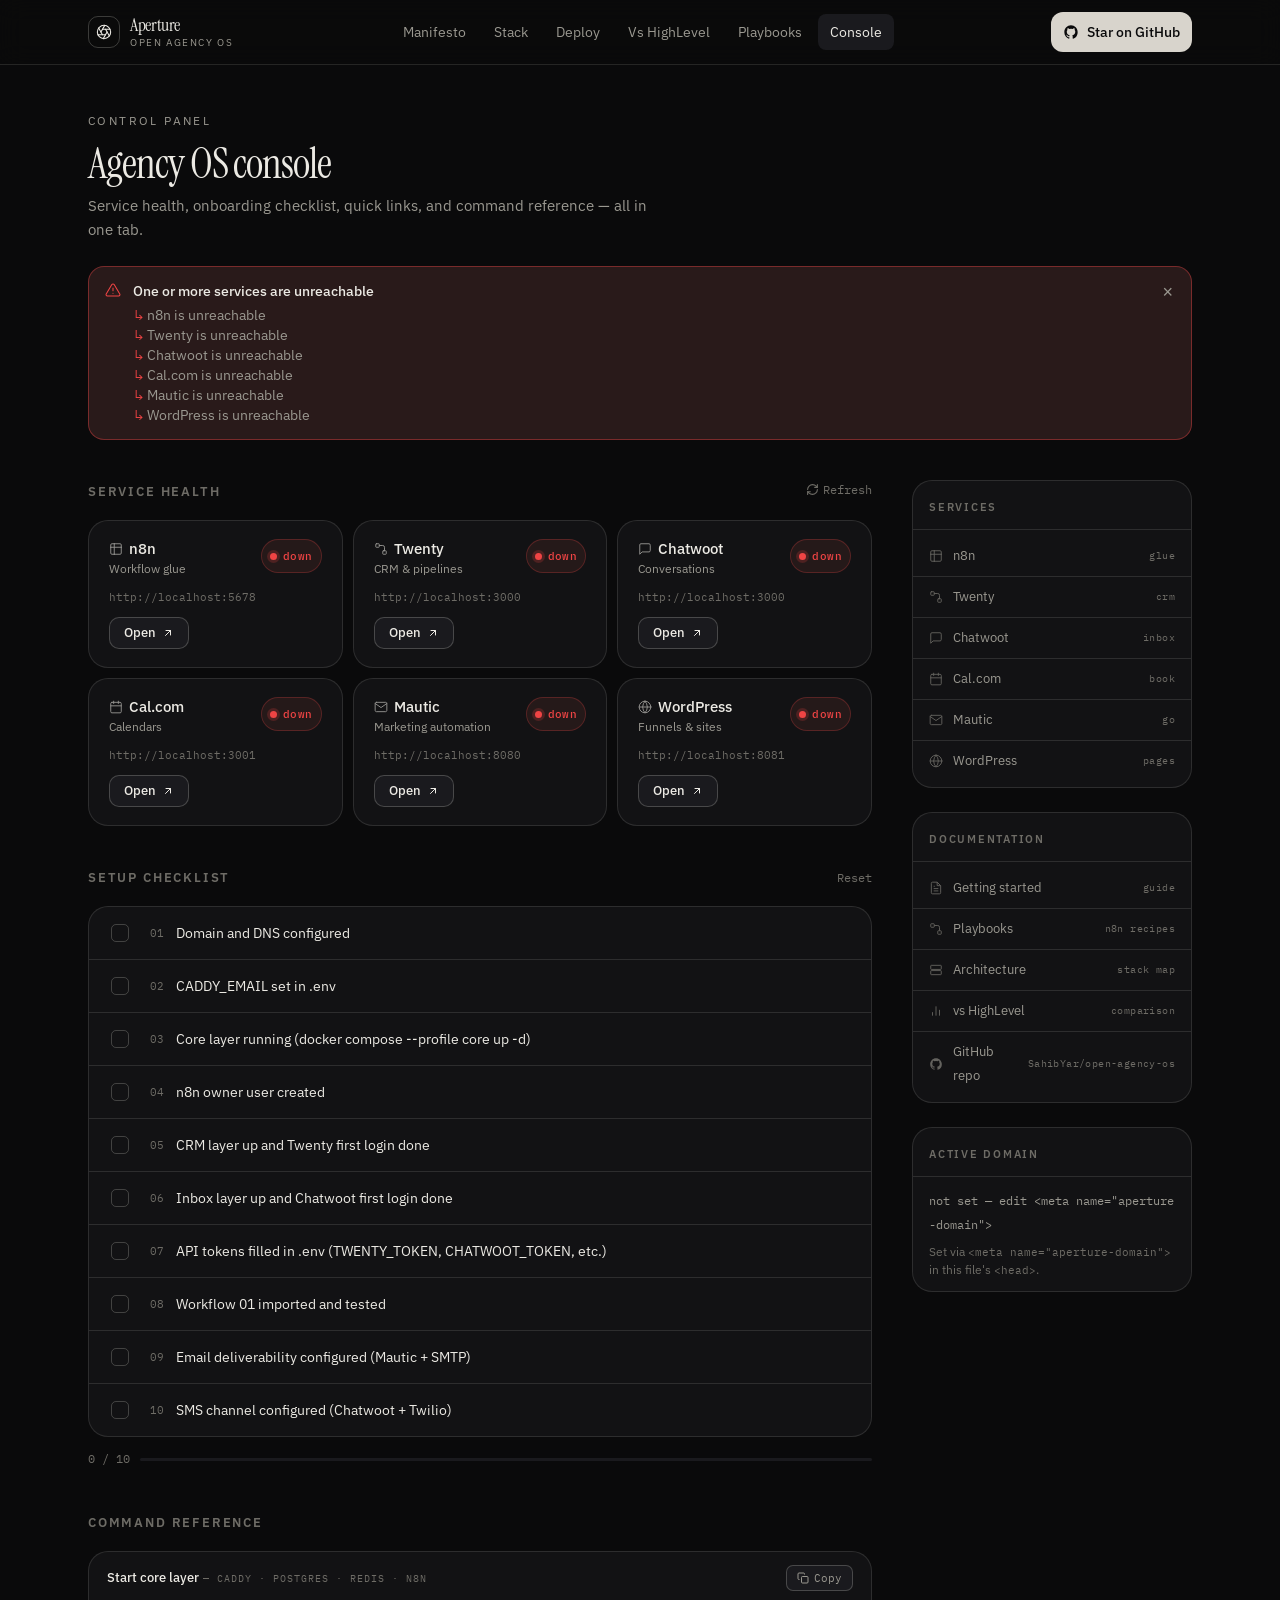
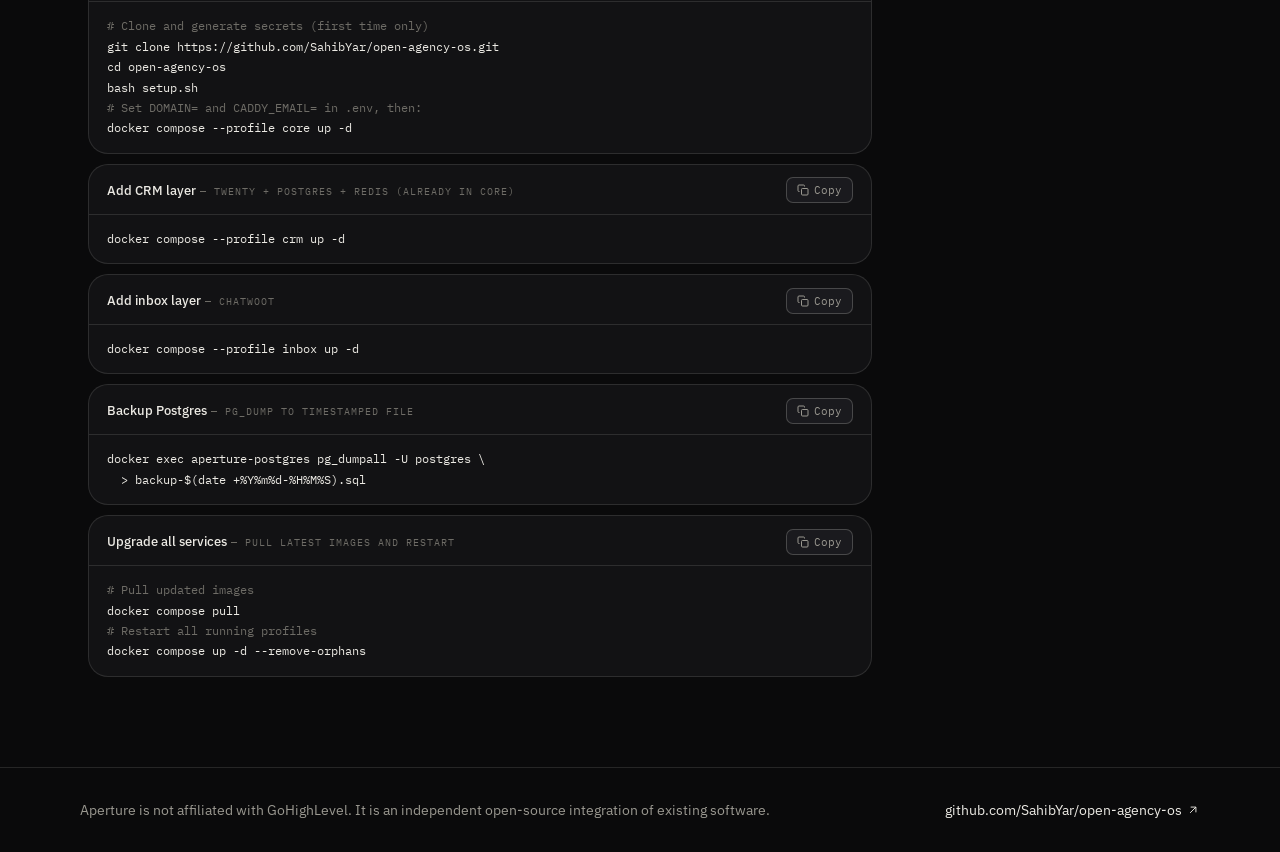
<file: console/index.html>
<!doctype html>
<html lang="en">
<head>
<meta charset="utf-8"/>
<meta name="viewport" content="width=device-width, initial-scale=1"/>
<meta name="theme-color" content="#0a0a0b"/>
<meta name="aperture-domain" content="example.com"/>
<title>Console — Aperture</title>
<meta name="description" content="Service health, setup checklist, quick links, and command reference for your Aperture instance."/>
<link rel="icon" href="../docs/favicon.svg" type="image/svg+xml"/>
<link rel="stylesheet" href="https://fonts.googleapis.com/css2?family=IBM+Plex+Mono:wght@400;500&family=IBM+Plex+Sans:wght@400;500;600&family=Instrument+Serif&display=swap"/>
<style>
/* ── Design tokens (matches site.css exactly) ─────────────────────────────── */
:root {
  --bg:            #0a0a0b;
  --surface:       #121214;
  --raised:        #1a1a1e;
  --fg:            #eceae4;
  --muted:         #9a9890;
  --subtle:        #6e6c66;
  --accent:        #d8d4cc;
  --accent-fg:     #0a0a0b;
  --border:        color-mix(in oklab, #eceae4 12%, transparent);
  --border-strong: color-mix(in oklab, #eceae4 22%, transparent);
  --display:  "Instrument Serif", "Times New Roman", serif;
  --sans:     "IBM Plex Sans", "Segoe UI", system-ui, sans-serif;
  --mono:     "IBM Plex Mono", ui-monospace, "SF Mono", Menlo, monospace;
  /* Status colours */
  --green:  #22c55e;
  --yellow: #eab308;
  --red:    #ef4444;
}

/* ── Reset & base ──────────────────────────────────────────────────────────── */
* { box-sizing: border-box; }
html { -webkit-font-smoothing: antialiased; }
html, body { margin: 0; background: var(--bg); color: var(--fg); font-family: var(--sans); font-size: 16px; line-height: 24px; }
h1, h2, h3 { font-family: var(--display); font-weight: 400; text-wrap: balance; margin: 0; }
p { text-wrap: pretty; margin: 0; }
a { color: inherit; text-decoration: none; }
code, pre { font-family: var(--mono); }
::selection { background: var(--accent); color: var(--accent-fg); }

/* ── Shell & layout ────────────────────────────────────────────────────────── */
.shell { min-height: 100vh; display: flex; flex-direction: column; }

/* ── Header (identical to site pages) ─────────────────────────────────────── */
header {
  position: sticky; top: 0; z-index: 40;
  border-bottom: 1px solid var(--border);
  background: color-mix(in oklab, var(--bg) 90%, transparent);
  backdrop-filter: blur(12px);
}
.bar, .page-inner, footer .inner {
  width: min(1152px, 100%);
  margin: 0 auto;
}
.bar { display: flex; align-items: center; justify-content: space-between; gap: 12px; padding: 12px 16px; }
@media (min-width: 640px) { .bar, .page-inner, footer .inner { padding-left: 24px; padding-right: 24px; } }

.brand { display: flex; align-items: center; gap: 10px; color: var(--fg); }
.mark { width: 32px; height: 32px; display: grid; place-items: center; border: 1px solid var(--border-strong); border-radius: 10px; flex: none; }
.mark svg { width: 16px; height: 16px; display: block; }
.brand-copy { line-height: 1; }
.brand-copy strong { display: block; font-family: var(--display); font-weight: 400; font-size: 18.4px; letter-spacing: -0.02em; }
.brand-copy span { display: none; margin-top: 3px; font-size: 10px; letter-spacing: 0.16em; text-transform: uppercase; color: var(--muted); font-weight: 400; }
@media (min-width: 640px) { .brand-copy span { display: block; } }

nav.desk { display: none; align-items: center; gap: 4px; }
@media (min-width: 768px) { nav.desk { display: flex; } }
nav a { color: var(--muted); font-size: 14px; line-height: 20px; padding: 8px 12px; border-radius: 8px; }
nav a[aria-current="page"] { background: var(--raised); color: var(--fg); }
nav a:hover { color: var(--fg); }

.star { display: inline-flex; align-items: center; gap: 8px; height: 40px; padding: 0 12px; border-radius: 12px; background: var(--accent); color: var(--accent-fg); font-size: 14px; font-weight: 500; }
.star svg { display: block; }
.star .long { display: none; }
@media (min-width: 640px) { .star .long { display: inline; } .star .short { display: none; } }

nav.mobile { display: flex; gap: 4px; overflow-x: auto; border-top: 1px solid var(--border); padding: 4px 12px; }
nav.mobile a { white-space: nowrap; flex: none; }
@media (min-width: 768px) { nav.mobile { display: none; } }

/* ── Page chrome ───────────────────────────────────────────────────────────── */
.page-inner { padding: 40px 16px 80px; flex: 1; }
@media (min-width: 640px) { .page-inner { padding: 48px 24px 80px; } }

.kicker { font-size: 12px; line-height: 16px; letter-spacing: 0.2em; text-transform: uppercase; color: var(--muted); margin-bottom: 12px; }
.page-inner > h1 { font-size: 32px; line-height: 1.08; letter-spacing: -0.025em; margin-bottom: 4px; }
@media (min-width: 640px) { .page-inner > h1 { font-size: 42px; } }
.page-lede { color: var(--muted); font-size: 15px; line-height: 24px; max-width: 560px; margin-top: 8px; }

/* ── Alerts banner ─────────────────────────────────────────────────────────── */
#alert-banner {
  display: none;
  align-items: flex-start;
  gap: 12px;
  margin-top: 24px;
  padding: 14px 16px;
  background: color-mix(in oklab, var(--red) 12%, var(--surface));
  border: 1px solid color-mix(in oklab, var(--red) 40%, transparent);
  border-radius: 16px;
  font-size: 14px;
  line-height: 20px;
}
#alert-banner.visible { display: flex; }
#alert-banner .alert-icon { flex: none; margin-top: 1px; }
#alert-banner .alert-body { flex: 1; }
#alert-banner .alert-title { font-weight: 500; color: var(--fg); }
#alert-banner .alert-list { margin: 4px 0 0; padding: 0; list-style: none; color: var(--muted); }
#alert-banner .alert-list li::before { content: "↳ "; color: var(--red); }
#alert-dismiss {
  flex: none; align-self: flex-start;
  background: none; border: none; cursor: pointer; padding: 2px;
  color: var(--muted); line-height: 1;
  font-size: 18px;
}
#alert-dismiss:hover { color: var(--fg); }

/* ── Main two-column layout ────────────────────────────────────────────────── */
.console-layout {
  display: grid;
  gap: 32px;
  margin-top: 40px;
  align-items: start;
}
@media (min-width: 1024px) {
  .console-layout {
    grid-template-columns: 1fr 280px;
    gap: 40px;
  }
}

/* ── Section headings ──────────────────────────────────────────────────────── */
.section-head {
  display: flex;
  align-items: baseline;
  justify-content: space-between;
  gap: 12px;
  margin-bottom: 16px;
}
.section-head h2 {
  font-family: var(--sans);
  font-size: 13px;
  font-weight: 600;
  letter-spacing: 0.14em;
  text-transform: uppercase;
  color: var(--subtle);
}
.section-head .refresh-btn {
  background: none;
  border: none;
  cursor: pointer;
  color: var(--subtle);
  font-size: 12px;
  font-family: var(--mono);
  padding: 0;
  display: inline-flex;
  align-items: center;
  gap: 4px;
}
.section-head .refresh-btn:hover { color: var(--fg); }
.section-head .refresh-btn svg { transition: transform 400ms cubic-bezier(0.22,1,0.36,1); }
.section-head .refresh-btn.spinning svg { transform: rotate(360deg); }

/* ── Service health cards grid ─────────────────────────────────────────────── */
.service-grid {
  display: grid;
  gap: 10px;
  grid-template-columns: 1fr;
}
@media (min-width: 480px) { .service-grid { grid-template-columns: 1fr 1fr; } }
@media (min-width: 900px) { .service-grid { grid-template-columns: repeat(3, 1fr); } }

.svc-card {
  background: var(--surface);
  border: 1px solid var(--border);
  border-radius: 20px;
  padding: 18px 20px;
  display: flex;
  flex-direction: column;
  gap: 12px;
  transition: border-color 160ms ease;
}
.svc-card:hover { border-color: var(--border-strong); }

.svc-top {
  display: flex;
  align-items: flex-start;
  justify-content: space-between;
  gap: 8px;
}
.svc-name {
  font-weight: 500;
  font-size: 15px;
  line-height: 20px;
  color: var(--fg);
}
.svc-role {
  font-size: 12px;
  line-height: 16px;
  color: var(--muted);
  margin-top: 2px;
}

/* Status dot + label */
.status-pill {
  display: inline-flex;
  align-items: center;
  gap: 6px;
  padding: 4px 8px;
  border-radius: 20px;
  font-size: 11px;
  font-family: var(--mono);
  font-weight: 500;
  letter-spacing: 0.04em;
  white-space: nowrap;
  flex: none;
  background: var(--raised);
  border: 1px solid var(--border);
  color: var(--muted);
  transition: background 200ms ease, color 200ms ease;
}
.status-dot {
  width: 7px; height: 7px;
  border-radius: 50%;
  flex: none;
  background: var(--yellow);
  transition: background 200ms ease;
}
.status-pill[data-status="up"]   { color: var(--green); border-color: color-mix(in oklab, var(--green) 25%, transparent); background: color-mix(in oklab, var(--green) 10%, var(--surface)); }
.status-pill[data-status="up"] .status-dot   { background: var(--green); box-shadow: 0 0 0 3px color-mix(in oklab, var(--green) 20%, transparent); }
.status-pill[data-status="down"] { color: var(--red); border-color: color-mix(in oklab, var(--red) 25%, transparent); background: color-mix(in oklab, var(--red) 10%, var(--surface)); }
.status-pill[data-status="down"] .status-dot { background: var(--red); box-shadow: 0 0 0 3px color-mix(in oklab, var(--red) 20%, transparent); }
.status-pill[data-status="checking"] .status-dot { animation: pulse-dot 1s ease-in-out infinite; }
@keyframes pulse-dot { 0%, 100% { opacity: 1; } 50% { opacity: 0.3; } }

.svc-url {
  font-family: var(--mono);
  font-size: 11px;
  color: var(--subtle);
  word-break: break-all;
  line-height: 16px;
}

.svc-open {
  display: inline-flex;
  align-items: center;
  gap: 6px;
  align-self: flex-start;
  height: 32px;
  padding: 0 14px;
  border-radius: 10px;
  background: var(--raised);
  border: 1px solid var(--border-strong);
  color: var(--fg);
  font-size: 13px;
  font-weight: 500;
  transition: background 140ms ease, border-color 140ms ease;
  cursor: pointer;
  text-decoration: none;
}
.svc-open:hover { background: color-mix(in oklab, var(--accent) 10%, var(--raised)); border-color: var(--accent); }
.svc-open svg { display: block; flex: none; }

/* ── Setup checklist ────────────────────────────────────────────────────────── */
.checklist-section { margin-top: 40px; }

.checklist {
  list-style: none;
  padding: 0;
  margin: 0;
  background: var(--surface);
  border: 1px solid var(--border);
  border-radius: 20px;
  overflow: hidden;
}
.checklist li {
  display: flex;
  align-items: flex-start;
  gap: 12px;
  padding: 14px 18px;
  border-bottom: 1px solid var(--border);
  transition: background 120ms ease;
}
.checklist li:last-child { border-bottom: none; }
.checklist li:hover { background: var(--raised); }

.check-box {
  width: 18px; height: 18px;
  flex: none;
  margin-top: 3px;
  border: 1.5px solid var(--border-strong);
  border-radius: 5px;
  cursor: pointer;
  display: grid;
  place-items: center;
  background: transparent;
  transition: background 140ms ease, border-color 140ms ease;
  appearance: none;
  -webkit-appearance: none;
  position: relative;
}
.check-box:checked {
  background: var(--accent);
  border-color: var(--accent);
}
.check-box:checked::after {
  content: "";
  display: block;
  width: 10px; height: 7px;
  border-left: 2px solid var(--accent-fg);
  border-bottom: 2px solid var(--accent-fg);
  transform: rotate(-45deg) translate(0px, -1px);
}

.check-label {
  font-size: 14px;
  line-height: 24px;
  color: var(--fg);
  cursor: pointer;
  flex: 1;
  transition: color 120ms ease;
}
.check-label.done { color: var(--muted); text-decoration: line-through; text-decoration-color: var(--subtle); }

.check-num {
  font-family: var(--mono);
  font-size: 11px;
  color: var(--subtle);
  line-height: 24px;
  min-width: 20px;
  flex: none;
  text-align: right;
}

.checklist-progress {
  margin-top: 10px;
  font-size: 12px;
  font-family: var(--mono);
  color: var(--subtle);
  display: flex;
  align-items: center;
  gap: 10px;
}
.progress-track {
  flex: 1;
  height: 3px;
  background: var(--raised);
  border-radius: 99px;
  overflow: hidden;
}
.progress-fill {
  height: 100%;
  background: var(--green);
  border-radius: 99px;
  transition: width 300ms cubic-bezier(0.22, 1, 0.36, 1);
}

/* ── Command reference ──────────────────────────────────────────────────────── */
.commands-section { margin-top: 40px; }

.cmd-block {
  background: var(--surface);
  border: 1px solid var(--border);
  border-radius: 20px;
  overflow: hidden;
  margin-bottom: 10px;
}
.cmd-header {
  display: flex;
  align-items: center;
  justify-content: space-between;
  gap: 12px;
  padding: 12px 18px 10px;
  border-bottom: 1px solid var(--border);
}
.cmd-title {
  font-family: var(--sans);
  font-weight: 500;
  font-size: 13px;
  color: var(--fg);
}
.cmd-label {
  font-family: var(--mono);
  font-size: 10px;
  letter-spacing: 0.1em;
  text-transform: uppercase;
  color: var(--subtle);
}
.copy-btn {
  display: inline-flex;
  align-items: center;
  gap: 5px;
  height: 26px;
  padding: 0 10px;
  border-radius: 7px;
  background: var(--raised);
  border: 1px solid var(--border-strong);
  color: var(--muted);
  font-size: 11px;
  font-family: var(--mono);
  cursor: pointer;
  transition: color 120ms ease, background 120ms ease;
  flex: none;
}
.copy-btn:hover { color: var(--fg); background: color-mix(in oklab, var(--accent) 8%, var(--raised)); }
.copy-btn.copied { color: var(--green); border-color: color-mix(in oklab, var(--green) 30%, transparent); }
.copy-btn svg { display: block; }
pre.cmd-pre {
  margin: 0;
  padding: 14px 18px;
  font-family: var(--mono);
  font-size: 12px;
  line-height: 1.7;
  color: var(--muted);
  background: transparent;
  overflow-x: auto;
  white-space: pre;
}
pre.cmd-pre .comment { color: var(--subtle); }
pre.cmd-pre .cmd { color: var(--fg); }

/* ── Sidebar ────────────────────────────────────────────────────────────────── */
.sidebar { display: flex; flex-direction: column; gap: 24px; }

.sidebar-block {
  background: var(--surface);
  border: 1px solid var(--border);
  border-radius: 20px;
  overflow: hidden;
}
.sidebar-block-title {
  font-family: var(--sans);
  font-size: 11px;
  font-weight: 600;
  letter-spacing: 0.16em;
  text-transform: uppercase;
  color: var(--subtle);
  padding: 14px 16px 10px;
  border-bottom: 1px solid var(--border);
}
.link-list {
  list-style: none;
  padding: 6px 0;
  margin: 0;
}
.link-list li a {
  display: flex;
  align-items: center;
  gap: 10px;
  padding: 8px 16px;
  font-size: 13px;
  color: var(--muted);
  transition: color 120ms ease, background 120ms ease;
  border-radius: 0;
}
.link-list li a:hover { color: var(--fg); background: var(--raised); }
.link-list li a svg { display: block; flex: none; opacity: 0.6; }
.link-list li a:hover svg { opacity: 1; }
.link-list .link-name { flex: 1; }
.link-list .link-sub {
  font-family: var(--mono);
  font-size: 10px;
  color: var(--subtle);
  letter-spacing: 0.04em;
}

.link-list li + li { border-top: 1px solid var(--border); }

/* ── Footer ─────────────────────────────────────────────────────────────────── */
footer { border-top: 1px solid var(--border); margin-top: auto; }
footer .inner {
  display: flex;
  flex-direction: column;
  gap: 16px;
  padding-top: 32px;
  padding-bottom: 32px;
  font-size: 14px;
  line-height: 20px;
  color: var(--muted);
  padding-left: 16px;
  padding-right: 16px;
}
@media (min-width: 640px) { footer .inner { flex-direction: row; align-items: center; justify-content: space-between; } }
footer a { color: var(--fg); display: inline-flex; align-items: center; gap: 4px; }
footer svg { display: block; }

/* ── Entrance animation ─────────────────────────────────────────────────────── */
.rise { animation: rise 500ms cubic-bezier(0.22, 1, 0.36, 1) both; }
.rise:nth-child(2) { animation-delay: 40ms; }
.rise:nth-child(3) { animation-delay: 80ms; }
@keyframes rise { from { opacity: 0; transform: translateY(8px); } to { opacity: 1; transform: none; } }
@media (prefers-reduced-motion: reduce) { .rise { animation: none; } }
</style>
</head>
<body>
<div class="shell">

<!-- ── Header ──────────────────────────────────────────────────────────────── -->
<header>
  <div class="bar">
    <a class="brand" href="../docs/">
      <span class="mark" aria-hidden="true">
        <svg viewBox="0 0 24 24" fill="none" stroke="currentColor" stroke-width="1.6" stroke-linecap="round" stroke-linejoin="round">
          <circle cx="12" cy="12" r="10"/>
          <path d="m14.31 8 5.74 9.94"/>
          <path d="M9.69 8h11.48"/>
          <path d="m7.38 12 5.74-9.94"/>
          <path d="M9.69 16 3.95 6.06"/>
          <path d="M14.31 16H2.83"/>
          <path d="m16.62 12-5.74 9.94"/>
        </svg>
      </span>
      <span class="brand-copy">
        <strong>Aperture</strong>
        <span>Open Agency OS</span>
      </span>
    </a>
    <nav class="desk">
      <a href="../docs/">Manifesto</a>
      <a href="../docs/stack/">Stack</a>
      <a href="../docs/guide/">Deploy</a>
      <a href="../docs/compare/">Vs HighLevel</a>
      <a href="../docs/playbooks/">Playbooks</a>
      <a href="./index.html" aria-current="page">Console</a>
    </nav>
    <a class="star" href="https://github.com/SahibYar/open-agency-os">
      <svg width="16" height="16" viewBox="0 0 24 24" fill="currentColor"><path d="M12 2C6.48 2 2 6.58 2 12.26c0 4.52 2.87 8.35 6.84 9.71.5.1.68-.22.68-.49 0-.24-.01-.87-.01-1.71-2.78.62-3.37-1.37-3.37-1.37-.45-1.18-1.11-1.5-1.11-1.5-.91-.64.07-.63.07-.63 1 .07 1.53 1.06 1.53 1.06.9 1.57 2.36 1.12 2.94.86.09-.67.35-1.12.63-1.38-2.22-.26-4.55-1.14-4.55-5.07 0-1.12.39-2.03 1.03-2.75-.1-.26-.45-1.3.1-2.71 0 0 .84-.27 2.75 1.05a9.3 9.3 0 0 1 5 0c1.91-1.32 2.75-1.05 2.75-1.05.55 1.41.2 2.45.1 2.71.64.72 1.03 1.63 1.03 2.75 0 3.94-2.34 4.8-4.57 5.06.36.32.68.94.68 1.9 0 1.37-.01 2.48-.01 2.81 0 .27.18.6.69.49A10.04 10.04 0 0 0 22 12.26C22 6.58 17.52 2 12 2Z"/></svg>
      <span class="long">Star on GitHub</span>
      <span class="short">Star</span>
    </a>
  </div>
  <nav class="mobile">
    <a href="../docs/">Manifesto</a>
    <a href="../docs/stack/">Stack</a>
    <a href="../docs/guide/">Deploy</a>
    <a href="../docs/compare/">Vs HighLevel</a>
    <a href="../docs/playbooks/">Playbooks</a>
    <a href="./index.html" aria-current="page">Console</a>
  </nav>
</header>

<!-- ── Page body ───────────────────────────────────────────────────────────── -->
<main>
  <div class="page-inner">

    <p class="kicker rise">Control panel</p>
    <h1 class="rise">Agency OS console</h1>
    <p class="page-lede rise">Service health, onboarding checklist, quick links, and command reference — all in one tab.</p>

    <!-- Alert banner (shown by JS when any service is unreachable) -->
    <div id="alert-banner" role="alert" aria-live="polite">
      <span class="alert-icon">
        <svg width="16" height="16" viewBox="0 0 24 24" fill="none" stroke="var(--red)" stroke-width="1.6" stroke-linecap="round" stroke-linejoin="round">
          <path d="M10.29 3.86 1.82 18a2 2 0 0 0 1.71 3h16.94a2 2 0 0 0 1.71-3L13.71 3.86a2 2 0 0 0-3.42 0z"/>
          <line x1="12" y1="9" x2="12" y2="13"/>
          <line x1="12" y1="17" x2="12.01" y2="17"/>
        </svg>
      </span>
      <div class="alert-body">
        <p class="alert-title">One or more services are unreachable</p>
        <ul class="alert-list" id="alert-list"></ul>
      </div>
      <button id="alert-dismiss" aria-label="Dismiss alert" title="Dismiss">×</button>
    </div>

    <!-- ── Two-column layout ─────────────────────────────────────────────── -->
    <div class="console-layout">

      <!-- ── Left / main column ────────────────────────────────────────── -->
      <div class="main-col">

        <!-- Service health cards -->
        <div>
          <div class="section-head">
            <h2>Service health</h2>
            <button class="refresh-btn" id="refresh-btn" title="Re-check all services">
              <svg id="refresh-icon" width="13" height="13" viewBox="0 0 24 24" fill="none" stroke="currentColor" stroke-width="2" stroke-linecap="round" stroke-linejoin="round">
                <path d="M3 12a9 9 0 0 1 9-9 9.75 9.75 0 0 1 6.74 2.74L21 8"/>
                <path d="M21 3v5h-5"/>
                <path d="M21 12a9 9 0 0 1-9 9 9.75 9.75 0 0 1-6.74-2.74L3 16"/>
                <path d="M8 16H3v5"/>
              </svg>
              Refresh
            </button>
          </div>
          <div class="service-grid" id="service-grid">
            <!-- Cards injected by JS -->
          </div>
        </div>

        <!-- Setup checklist -->
        <div class="checklist-section">
          <div class="section-head">
            <h2>Setup checklist</h2>
            <button class="refresh-btn" id="reset-checklist" title="Reset all items">Reset</button>
          </div>
          <ul class="checklist" id="checklist">
            <!-- Items injected by JS -->
          </ul>
          <div class="checklist-progress">
            <span id="progress-label">0 / 10</span>
            <div class="progress-track"><div class="progress-fill" id="progress-fill" style="width:0%"></div></div>
          </div>
        </div>

        <!-- Command reference -->
        <div class="commands-section">
          <div class="section-head">
            <h2>Command reference</h2>
          </div>

          <div class="cmd-block">
            <div class="cmd-header">
              <div>
                <span class="cmd-title">Start core layer</span>
                <span class="cmd-label"> — Caddy · Postgres · Redis · n8n</span>
              </div>
              <button class="copy-btn" data-target="cmd-core">
                <svg width="12" height="12" viewBox="0 0 24 24" fill="none" stroke="currentColor" stroke-width="2"><rect x="9" y="9" width="13" height="13" rx="2"/><path d="M5 15H4a2 2 0 0 1-2-2V4a2 2 0 0 1 2-2h9a2 2 0 0 1 2 2v1"/></svg>
                Copy
              </button>
            </div>
<pre class="cmd-pre" id="cmd-core"><span class="comment"># Clone and generate secrets (first time only)</span>
<span class="cmd">git clone https://github.com/SahibYar/open-agency-os.git</span>
<span class="cmd">cd open-agency-os</span>
<span class="cmd">bash setup.sh</span>
<span class="comment"># Set DOMAIN= and CADDY_EMAIL= in .env, then:</span>
<span class="cmd">docker compose --profile core up -d</span></pre>
          </div>

          <div class="cmd-block">
            <div class="cmd-header">
              <div>
                <span class="cmd-title">Add CRM layer</span>
                <span class="cmd-label"> — Twenty + Postgres + Redis (already in core)</span>
              </div>
              <button class="copy-btn" data-target="cmd-crm">
                <svg width="12" height="12" viewBox="0 0 24 24" fill="none" stroke="currentColor" stroke-width="2"><rect x="9" y="9" width="13" height="13" rx="2"/><path d="M5 15H4a2 2 0 0 1-2-2V4a2 2 0 0 1 2-2h9a2 2 0 0 1 2 2v1"/></svg>
                Copy
              </button>
            </div>
<pre class="cmd-pre" id="cmd-crm"><span class="cmd">docker compose --profile crm up -d</span></pre>
          </div>

          <div class="cmd-block">
            <div class="cmd-header">
              <div>
                <span class="cmd-title">Add inbox layer</span>
                <span class="cmd-label"> — Chatwoot</span>
              </div>
              <button class="copy-btn" data-target="cmd-inbox">
                <svg width="12" height="12" viewBox="0 0 24 24" fill="none" stroke="currentColor" stroke-width="2"><rect x="9" y="9" width="13" height="13" rx="2"/><path d="M5 15H4a2 2 0 0 1-2-2V4a2 2 0 0 1 2-2h9a2 2 0 0 1 2 2v1"/></svg>
                Copy
              </button>
            </div>
<pre class="cmd-pre" id="cmd-inbox"><span class="cmd">docker compose --profile inbox up -d</span></pre>
          </div>

          <div class="cmd-block">
            <div class="cmd-header">
              <div>
                <span class="cmd-title">Backup Postgres</span>
                <span class="cmd-label"> — pg_dump to timestamped file</span>
              </div>
              <button class="copy-btn" data-target="cmd-backup">
                <svg width="12" height="12" viewBox="0 0 24 24" fill="none" stroke="currentColor" stroke-width="2"><rect x="9" y="9" width="13" height="13" rx="2"/><path d="M5 15H4a2 2 0 0 1-2-2V4a2 2 0 0 1 2-2h9a2 2 0 0 1 2 2v1"/></svg>
                Copy
              </button>
            </div>
<pre class="cmd-pre" id="cmd-backup"><span class="cmd">docker exec aperture-postgres pg_dumpall -U postgres \
  &gt; backup-$(date +%Y%m%d-%H%M%S).sql</span></pre>
          </div>

          <div class="cmd-block">
            <div class="cmd-header">
              <div>
                <span class="cmd-title">Upgrade all services</span>
                <span class="cmd-label"> — pull latest images and restart</span>
              </div>
              <button class="copy-btn" data-target="cmd-upgrade">
                <svg width="12" height="12" viewBox="0 0 24 24" fill="none" stroke="currentColor" stroke-width="2"><rect x="9" y="9" width="13" height="13" rx="2"/><path d="M5 15H4a2 2 0 0 1-2-2V4a2 2 0 0 1 2-2h9a2 2 0 0 1 2 2v1"/></svg>
                Copy
              </button>
            </div>
<pre class="cmd-pre" id="cmd-upgrade"><span class="comment"># Pull updated images</span>
<span class="cmd">docker compose pull</span>
<span class="comment"># Restart all running profiles</span>
<span class="cmd">docker compose up -d --remove-orphans</span></pre>
          </div>

        </div><!-- /commands-section -->
      </div><!-- /main-col -->

      <!-- ── Sidebar ──────────────────────────────────────────────────── -->
      <aside class="sidebar">

        <!-- Service quick links -->
        <div class="sidebar-block">
          <p class="sidebar-block-title">Services</p>
          <ul class="link-list" id="sidebar-services">
            <!-- Injected by JS -->
          </ul>
        </div>

        <!-- Docs quick links -->
        <div class="sidebar-block">
          <p class="sidebar-block-title">Documentation</p>
          <ul class="link-list">
            <li>
              <a href="https://github.com/SahibYar/open-agency-os/blob/main/docs/guide/index.html" target="_blank" rel="noopener">
                <svg width="14" height="14" viewBox="0 0 24 24" fill="none" stroke="currentColor" stroke-width="1.6"><path d="M14 2H6a2 2 0 0 0-2 2v16a2 2 0 0 0 2 2h12a2 2 0 0 0 2-2V8z"/><path d="M14 2v6h6"/><line x1="16" y1="13" x2="8" y2="13"/><line x1="16" y1="17" x2="8" y2="17"/><line x1="10" y1="9" x2="8" y2="9"/></svg>
                <span class="link-name">Getting started</span>
                <span class="link-sub">guide</span>
              </a>
            </li>
            <li>
              <a href="https://github.com/SahibYar/open-agency-os/blob/main/docs/playbooks/index.html" target="_blank" rel="noopener">
                <svg width="14" height="14" viewBox="0 0 24 24" fill="none" stroke="currentColor" stroke-width="1.6"><rect x="3" y="3" width="6" height="6" rx="1"/><rect x="15" y="15" width="6" height="6" rx="1"/><path d="M9 6h6a3 3 0 0 1 3 3v6"/></svg>
                <span class="link-name">Playbooks</span>
                <span class="link-sub">n8n recipes</span>
              </a>
            </li>
            <li>
              <a href="https://github.com/SahibYar/open-agency-os/blob/main/docs/stack/index.html" target="_blank" rel="noopener">
                <svg width="14" height="14" viewBox="0 0 24 24" fill="none" stroke="currentColor" stroke-width="1.6"><rect x="3" y="4" width="18" height="7" rx="1"/><rect x="3" y="13" width="18" height="7" rx="1"/><path d="M7 7.5h.01M7 16.5h.01"/></svg>
                <span class="link-name">Architecture</span>
                <span class="link-sub">stack map</span>
              </a>
            </li>
            <li>
              <a href="https://github.com/SahibYar/open-agency-os/blob/main/docs/compare/index.html" target="_blank" rel="noopener">
                <svg width="14" height="14" viewBox="0 0 24 24" fill="none" stroke="currentColor" stroke-width="1.6"><path d="M18 20V10"/><path d="M12 20V4"/><path d="M6 20v-6"/></svg>
                <span class="link-name">vs HighLevel</span>
                <span class="link-sub">comparison</span>
              </a>
            </li>
            <li>
              <a href="https://github.com/SahibYar/open-agency-os" target="_blank" rel="noopener">
                <svg width="14" height="14" viewBox="0 0 24 24" fill="currentColor"><path d="M12 2C6.48 2 2 6.58 2 12.26c0 4.52 2.87 8.35 6.84 9.71.5.1.68-.22.68-.49 0-.24-.01-.87-.01-1.71-2.78.62-3.37-1.37-3.37-1.37-.45-1.18-1.11-1.5-1.11-1.5-.91-.64.07-.63.07-.63 1 .07 1.53 1.06 1.53 1.06.9 1.57 2.36 1.12 2.94.86.09-.67.35-1.12.63-1.38-2.22-.26-4.55-1.14-4.55-5.07 0-1.12.39-2.03 1.03-2.75-.1-.26-.45-1.3.1-2.71 0 0 .84-.27 2.75 1.05a9.3 9.3 0 0 1 5 0c1.91-1.32 2.75-1.05 2.75-1.05.55 1.41.2 2.45.1 2.71.64.72 1.03 1.63 1.03 2.75 0 3.94-2.34 4.8-4.57 5.06.36.32.68.94.68 1.9 0 1.37-.01 2.48-.01 2.81 0 .27.18.6.69.49A10.04 10.04 0 0 0 22 12.26C22 6.58 17.52 2 12 2Z"/></svg>
                <span class="link-name">GitHub repo</span>
                <span class="link-sub">SahibYar/open-agency-os</span>
              </a>
            </li>
          </ul>
        </div>

        <!-- Domain hint -->
        <div class="sidebar-block">
          <p class="sidebar-block-title">Active domain</p>
          <div style="padding: 12px 16px;">
            <p style="font-family: var(--mono); font-size: 12px; color: var(--muted); word-break: break-all;" id="domain-display">—</p>
            <p style="font-size: 12px; color: var(--subtle); margin-top: 6px; line-height: 18px;">Set via <code style="font-size: 11px;">&lt;meta name="aperture-domain"&gt;</code> in this file's <code style="font-size: 11px;">&lt;head&gt;</code>.</p>
          </div>
        </div>

      </aside>

    </div><!-- /console-layout -->
  </div><!-- /page-inner -->
</main>

<footer>
  <div class="inner">
    <p>Aperture is not affiliated with GoHighLevel. It is an independent open-source integration of existing software.</p>
    <a href="https://github.com/SahibYar/open-agency-os">github.com/SahibYar/open-agency-os
      <svg width="14" height="14" viewBox="0 0 24 24" fill="none" stroke="currentColor" stroke-width="1.6"><path d="M7 17 17 7"/><path d="M8 7h9v9"/></svg>
    </a>
  </div>
</footer>

</div><!-- /shell -->

<script>
/* ═══════════════════════════════════════════════════════════════════════════
   <!-- CONFIG -->
   Read the domain from the <meta name="aperture-domain"> tag.
   Set that tag's content attribute to your actual domain, e.g.:
     <meta name="aperture-domain" content="myagency.com"/>
   Then each service URL is built as https://{subdomain}.{domain}.
   ═══════════════════════════════════════════════════════════════════════════ */
(function () {
  'use strict';

  /* ── 1. Resolve domain ─────────────────────────────────────────────────── */
  var metaTag = document.querySelector('meta[name="aperture-domain"]');
  var DOMAIN  = (metaTag && metaTag.content && metaTag.content !== 'example.com')
    ? metaTag.content.replace(/^https?:\/\//, '').replace(/\/$/, '')
    : null;

  /* Build a service URL.  When DOMAIN is null we fall back to localhost
     ports so the page is still useful during local dev / Docker Compose. */
  function svcUrl(subdomain, localPort) {
    if (DOMAIN) return 'https://' + subdomain + '.' + DOMAIN;
    return 'http://localhost:' + localPort;
  }

  /* Show the active domain in the sidebar */
  var domainDisplay = document.getElementById('domain-display');
  if (domainDisplay) {
    domainDisplay.textContent = DOMAIN ? DOMAIN : 'not set — edit <meta name="aperture-domain">';
  }

  /* ── 2. Service definitions ────────────────────────────────────────────── */
  var SERVICES = [
    {
      id:        'n8n',
      name:      'n8n',
      role:      'Workflow glue',
      subdomain: 'glue',
      localPort: 5678,
      /* n8n serves /healthz on the same port */
      healthPath: '/healthz'
    },
    {
      id:        'twenty',
      name:      'Twenty',
      role:      'CRM & pipelines',
      subdomain: 'crm',
      localPort: 3000,
      healthPath: '/healthz'
    },
    {
      id:        'chatwoot',
      name:      'Chatwoot',
      role:      'Conversations',
      subdomain: 'inbox',
      localPort: 3000,
      healthPath: '/auth/sign_in'
    },
    {
      id:        'calcom',
      name:      'Cal.com',
      role:      'Calendars',
      subdomain: 'book',
      localPort: 3001,
      healthPath: '/'
    },
    {
      id:        'mautic',
      name:      'Mautic',
      role:      'Marketing automation',
      subdomain: 'go',
      localPort: 8080,
      healthPath: '/s/login'
    },
    {
      id:        'wordpress',
      name:      'WordPress',
      role:      'Funnels & sites',
      subdomain: 'pages',
      localPort: 8081,
      healthPath: '/'
    }
  ];

  /* Attach computed URL to each service */
  SERVICES.forEach(function (s) {
    s.url = svcUrl(s.subdomain, s.localPort);
    s.checkUrl = s.url + s.healthPath;
  });

  /* ── 3. Render service cards ───────────────────────────────────────────── */
  var grid = document.getElementById('service-grid');

  function iconFor(id) {
    var icons = {
      n8n: '<path d="M9 3H5a2 2 0 0 0-2 2v4m6-6h10a2 2 0 0 1 2 2v4M9 3v18m0 0h10a2 2 0 0 0 2-2V9M9 21H5a2 2 0 0 1-2-2V9m0 0h18"/>',
      twenty: '<rect x="3" y="3" width="6" height="6" rx="1"/><rect x="15" y="15" width="6" height="6" rx="1"/><path d="M9 6h6a3 3 0 0 1 3 3v6"/>',
      chatwoot: '<path d="M21 15a2 2 0 0 1-2 2H7l-4 4V5a2 2 0 0 1 2-2h14a2 2 0 0 1 2 2z"/>',
      calcom: '<rect x="3" y="4" width="18" height="18" rx="2"/><line x1="16" y1="2" x2="16" y2="6"/><line x1="8" y1="2" x2="8" y2="6"/><line x1="3" y1="10" x2="21" y2="10"/>',
      mautic: '<path d="M4 4h16c1.1 0 2 .9 2 2v12c0 1.1-.9 2-2 2H4c-1.1 0-2-.9-2-2V6c0-1.1.9-2 2-2z"/><polyline points="22,6 12,13 2,6"/>',
      wordpress: '<circle cx="12" cy="12" r="10"/><path d="M2 12h20"/><path d="M12 2a15.3 15.3 0 0 1 4 10 15.3 15.3 0 0 1-4 10 15.3 15.3 0 0 1-4-10 15.3 15.3 0 0 1 4-10z"/>'
    };
    return icons[id] || '<circle cx="12" cy="12" r="10"/>';
  }

  SERVICES.forEach(function (svc) {
    var card = document.createElement('div');
    card.className = 'svc-card';
    card.dataset.svcId = svc.id;
    card.innerHTML =
      '<div class="svc-top">' +
        '<div>' +
          '<div class="svc-name">' +
            '<svg width="14" height="14" viewBox="0 0 24 24" fill="none" stroke="currentColor" stroke-width="1.6" stroke-linecap="round" stroke-linejoin="round" style="display:inline-block;vertical-align:-2px;margin-right:6px;opacity:.6">' + iconFor(svc.id) + '</svg>' +
            svc.name +
          '</div>' +
          '<div class="svc-role">' + svc.role + '</div>' +
        '</div>' +
        '<span class="status-pill" id="pill-' + svc.id + '" data-status="checking">' +
          '<span class="status-dot"></span>checking' +
        '</span>' +
      '</div>' +
      '<div class="svc-url" id="url-' + svc.id + '">' + svc.url + '</div>' +
      '<a class="svc-open" href="' + svc.url + '" target="_blank" rel="noopener">' +
        'Open' +
        '<svg width="12" height="12" viewBox="0 0 24 24" fill="none" stroke="currentColor" stroke-width="2" stroke-linecap="round" stroke-linejoin="round"><path d="M7 17 17 7"/><path d="M8 7h9v9"/></svg>' +
      '</a>';
    grid.appendChild(card);
  });

  /* Populate sidebar service links */
  var sidebarSvcs = document.getElementById('sidebar-services');
  SERVICES.forEach(function (svc) {
    var li = document.createElement('li');
    li.innerHTML =
      '<a href="' + svc.url + '" target="_blank" rel="noopener">' +
        '<svg width="14" height="14" viewBox="0 0 24 24" fill="none" stroke="currentColor" stroke-width="1.6" stroke-linecap="round" stroke-linejoin="round">' + iconFor(svc.id) + '</svg>' +
        '<span class="link-name">' + svc.name + '</span>' +
        '<span class="link-sub">' + svc.subdomain + (DOMAIN ? '.' + DOMAIN : '') + '</span>' +
      '</a>';
    sidebarSvcs.appendChild(li);
  });

  /* ── 4. Health check logic ─────────────────────────────────────────────── */
  var downServices = [];

  function setPill(id, status) {
    var pill = document.getElementById('pill-' + id);
    if (!pill) return;
    pill.setAttribute('data-status', status);
    var label = status === 'up' ? 'up' : status === 'down' ? 'down' : 'checking';
    pill.innerHTML = '<span class="status-dot"></span>' + label;
  }

  function checkService(svc) {
    return fetch(svc.checkUrl, {
      method: 'HEAD',
      mode: 'no-cors',   /* avoids CORS block; opaque response = service responded */
      cache: 'no-store',
      signal: AbortSignal.timeout(6000)
    })
    .then(function () {
      /* opaque response (mode: no-cors) counts as reachable */
      setPill(svc.id, 'up');
      return { id: svc.id, name: svc.name, up: true };
    })
    .catch(function () {
      setPill(svc.id, 'down');
      return { id: svc.id, name: svc.name, up: false };
    });
  }

  function runChecks() {
    /* Reset all to "checking" */
    SERVICES.forEach(function (s) { setPill(s.id, 'checking'); });
    downServices = [];

    /* Spin the refresh icon */
    var btn  = document.getElementById('refresh-btn');
    var icon = document.getElementById('refresh-icon');
    if (btn) btn.disabled = true;
    if (icon) {
      icon.style.transition = 'transform 600ms cubic-bezier(0.22,1,0.36,1)';
      icon.style.transform  = 'rotate(360deg)';
      setTimeout(function () { icon.style.transform = 'rotate(0deg)'; icon.style.transition = 'none'; }, 650);
    }

    Promise.all(SERVICES.map(checkService)).then(function (results) {
      downServices = results.filter(function (r) { return !r.up; });
      updateAlertBanner();
      if (btn) btn.disabled = false;
    });
  }

  /* ── 5. Alert banner ───────────────────────────────────────────────────── */
  var banner  = document.getElementById('alert-banner');
  var alertUl = document.getElementById('alert-list');
  var dismissed = false;

  function updateAlertBanner() {
    if (dismissed || downServices.length === 0) {
      banner.classList.remove('visible');
      return;
    }
    alertUl.innerHTML = '';
    downServices.forEach(function (s) {
      var li = document.createElement('li');
      li.textContent = s.name + ' is unreachable';
      alertUl.appendChild(li);
    });
    banner.classList.add('visible');
  }

  document.getElementById('alert-dismiss').addEventListener('click', function () {
    dismissed = true;
    banner.classList.remove('visible');
  });

  /* ── 6. Refresh button ─────────────────────────────────────────────────── */
  document.getElementById('refresh-btn').addEventListener('click', function () {
    dismissed = false;
    runChecks();
  });

  /* ── 7. Setup checklist ────────────────────────────────────────────────── */
  var CHECKLIST_KEY = 'aperture.checklist.v1';

  var CHECKLIST_ITEMS = [
    'Domain and DNS configured',
    'CADDY_EMAIL set in .env',
    'Core layer running (docker compose --profile core up -d)',
    'n8n owner user created',
    'CRM layer up and Twenty first login done',
    'Inbox layer up and Chatwoot first login done',
    'API tokens filled in .env (TWENTY_TOKEN, CHATWOOT_TOKEN, etc.)',
    'Workflow 01 imported and tested',
    'Email deliverability configured (Mautic + SMTP)',
    'SMS channel configured (Chatwoot + Twilio)'
  ];

  function loadChecklist() {
    try {
      var raw = localStorage.getItem(CHECKLIST_KEY);
      return raw ? JSON.parse(raw) : {};
    } catch (e) {
      return {};
    }
  }

  function saveChecklist(state) {
    try {
      localStorage.setItem(CHECKLIST_KEY, JSON.stringify(state));
    } catch (e) {}
  }

  function updateProgress(state) {
    var done  = Object.keys(state).filter(function (k) { return state[k]; }).length;
    var total = CHECKLIST_ITEMS.length;
    var pct   = Math.round((done / total) * 100);
    document.getElementById('progress-label').textContent = done + ' / ' + total;
    document.getElementById('progress-fill').style.width  = pct + '%';
  }

  function renderChecklist() {
    var state = loadChecklist();
    var ul    = document.getElementById('checklist');
    ul.innerHTML = '';

    CHECKLIST_ITEMS.forEach(function (text, i) {
      var key     = 'item-' + i;
      var checked = !!state[key];
      var li = document.createElement('li');
      li.innerHTML =
        '<input type="checkbox" class="check-box" id="' + key + '"' + (checked ? ' checked' : '') + ' aria-label="' + text.replace(/"/g, '&quot;') + '"/>' +
        '<span class="check-num">' + String(i + 1).padStart(2, '0') + '</span>' +
        '<label class="check-label' + (checked ? ' done' : '') + '" for="' + key + '">' + text + '</label>';
      ul.appendChild(li);

      li.querySelector('.check-box').addEventListener('change', function (e) {
        var s = loadChecklist();
        s[key] = e.target.checked;
        saveChecklist(s);
        var label = li.querySelector('.check-label');
        if (e.target.checked) label.classList.add('done');
        else label.classList.remove('done');
        updateProgress(s);
      });
    });

    updateProgress(state);
  }

  document.getElementById('reset-checklist').addEventListener('click', function () {
    if (!confirm('Reset all checklist items?')) return;
    saveChecklist({});
    renderChecklist();
  });

  renderChecklist();

  /* ── 8. Copy buttons ───────────────────────────────────────────────────── */
  document.querySelectorAll('.copy-btn[data-target]').forEach(function (btn) {
    btn.addEventListener('click', function () {
      var target = document.getElementById(btn.dataset.target);
      if (!target) return;
      /* Strip HTML tags to get plain text */
      var text = target.innerText || target.textContent;
      navigator.clipboard.writeText(text.trim()).then(function () {
        btn.classList.add('copied');
        btn.innerHTML =
          '<svg width="12" height="12" viewBox="0 0 24 24" fill="none" stroke="currentColor" stroke-width="2"><polyline points="20 6 9 17 4 12"/></svg> Copied';
        setTimeout(function () {
          btn.classList.remove('copied');
          btn.innerHTML =
            '<svg width="12" height="12" viewBox="0 0 24 24" fill="none" stroke="currentColor" stroke-width="2"><rect x="9" y="9" width="13" height="13" rx="2"/><path d="M5 15H4a2 2 0 0 1-2-2V4a2 2 0 0 1 2-2h9a2 2 0 0 1 2 2v1"/></svg> Copy';
        }, 2000);
      }).catch(function () {
        /* Fallback for insecure contexts */
        var ta = document.createElement('textarea');
        ta.value = text.trim();
        ta.style.position = 'fixed';
        ta.style.opacity  = '0';
        document.body.appendChild(ta);
        ta.select();
        document.execCommand('copy');
        document.body.removeChild(ta);
        btn.textContent = 'Copied';
        setTimeout(function () { btn.textContent = 'Copy'; }, 2000);
      });
    });
  });

  /* ── 9. Run initial health checks on load ──────────────────────────────── */
  runChecks();

})();
</script>

</body>
</html>
</file>
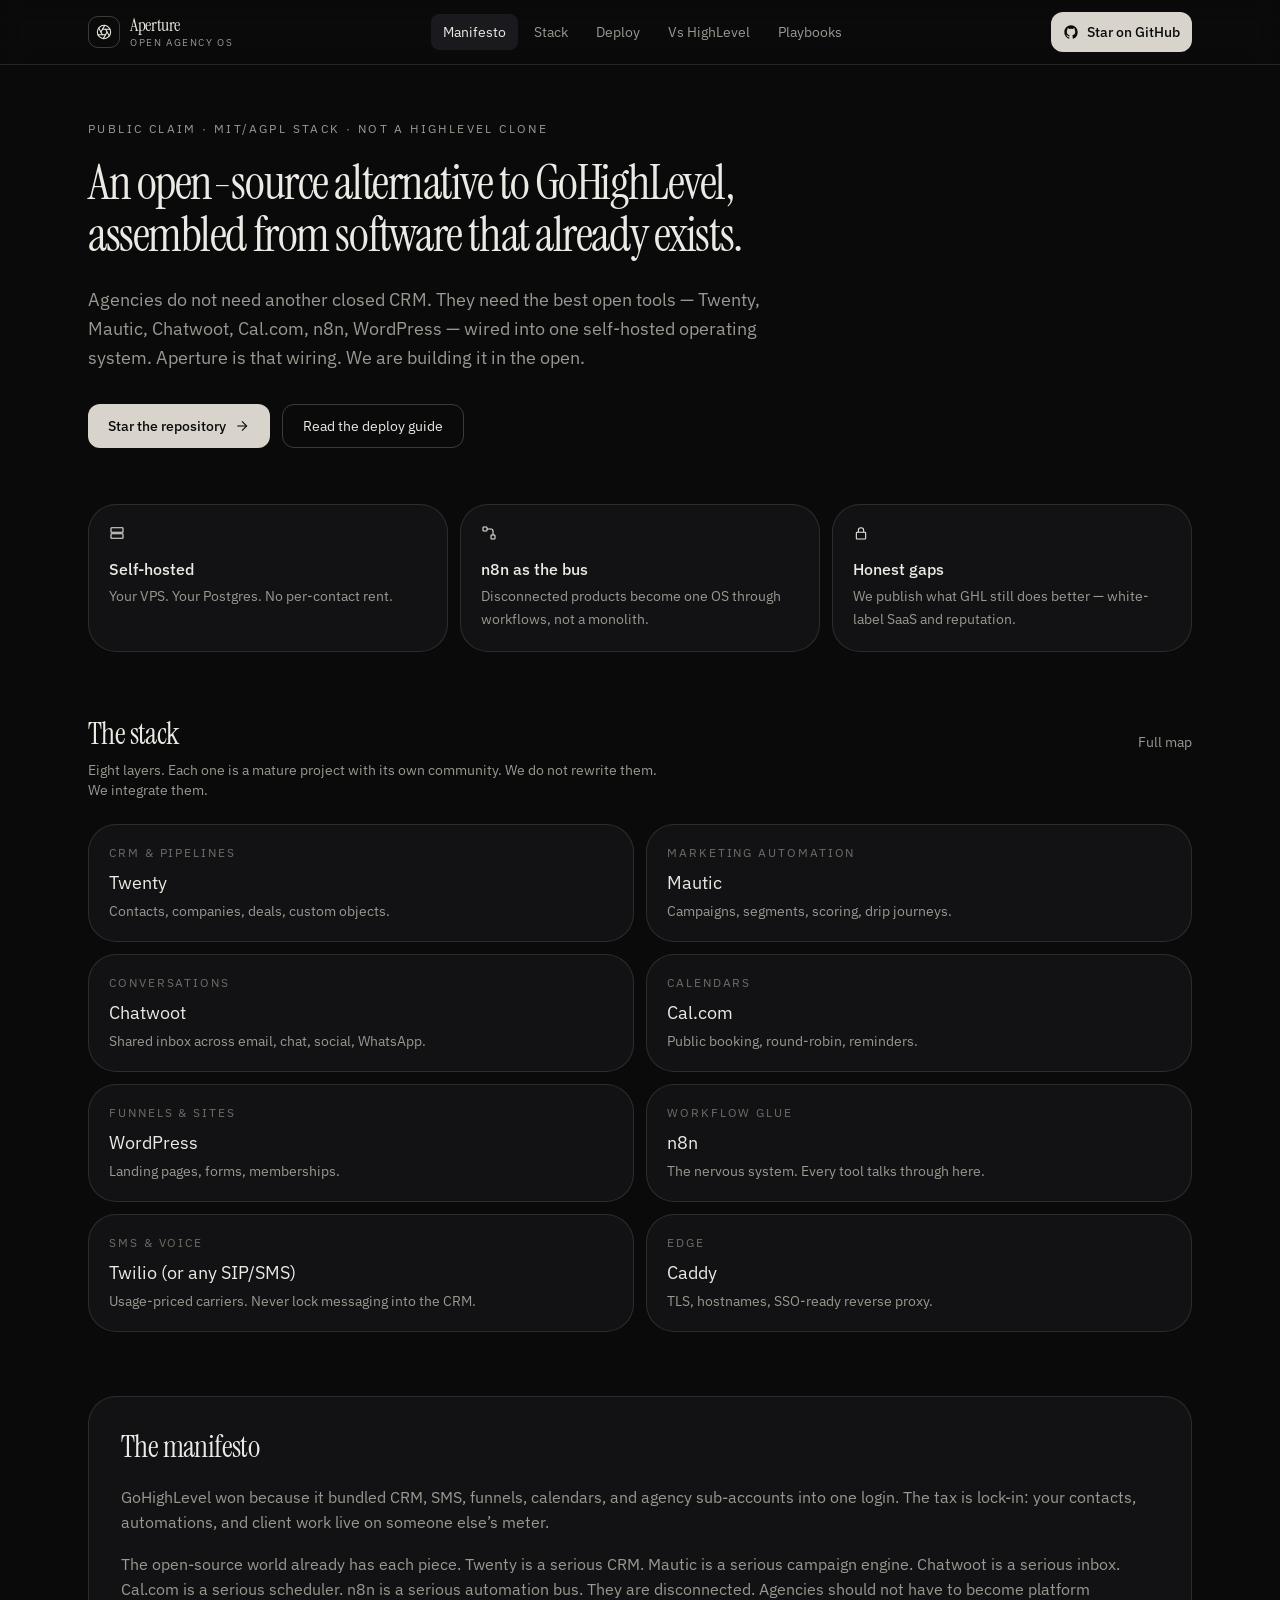
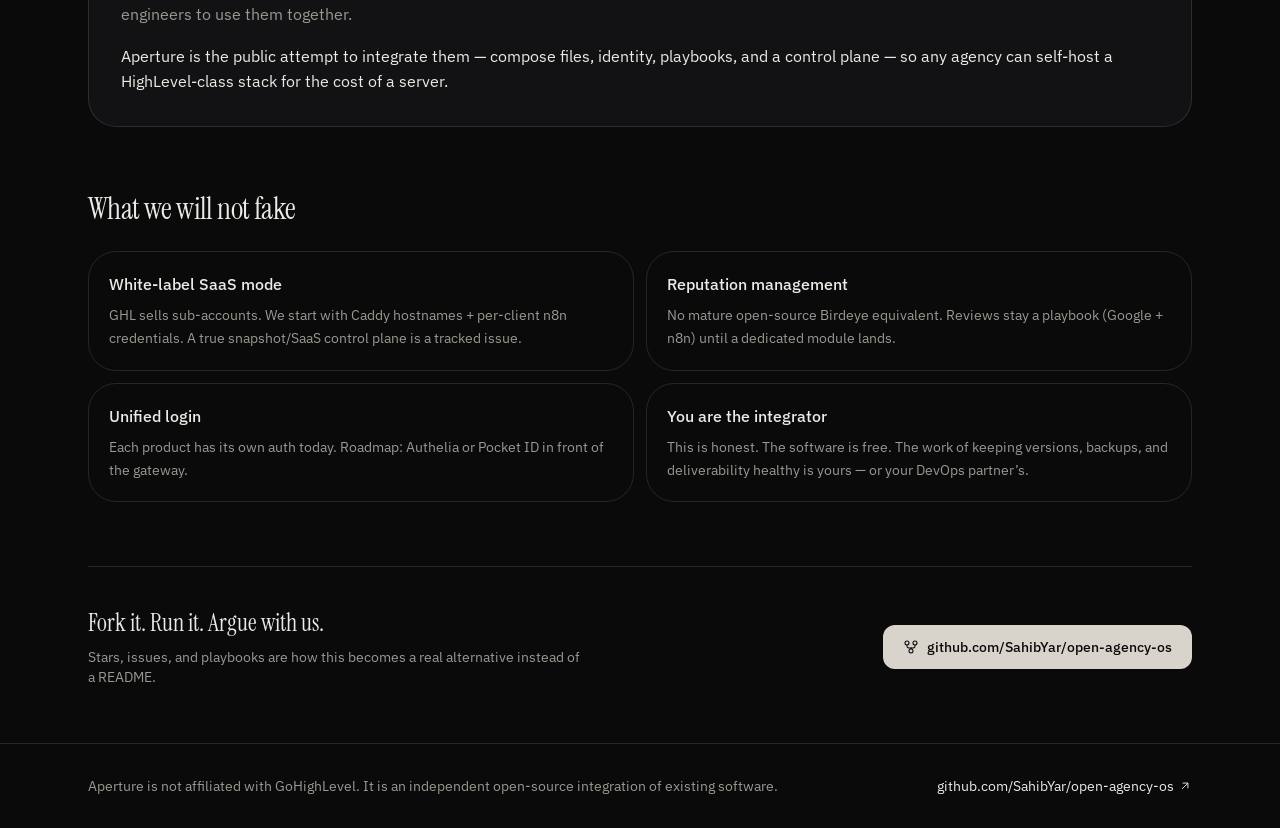
<file: docs/index.html>
<!doctype html>
<html lang="en">
<head>
<meta charset="utf-8"/>
<meta name="viewport" content="width=device-width, initial-scale=1"/>
<meta name="theme-color" content="#0a0a0b"/>
<title>Aperture — Open Agency OS</title>
<meta name="description" content="Open-source GoHighLevel alternative. Self-host Twenty, Mautic, Chatwoot, Cal.com, n8n and WordPress as one agency operating system."/>
<link rel="icon" href="favicon.svg" type="image/svg+xml"/>
<link rel="stylesheet" href="https://fonts.googleapis.com/css2?family=IBM+Plex+Mono:wght@400;500&family=IBM+Plex+Sans:wght@400;500;600&family=Instrument+Serif&display=swap"/>
<link rel="stylesheet" href="site.css?v=8"/>
</head>
<body>
<div class="shell">
<header>
  <div class="bar">
    <a class="brand" href="./">
      <span class="mark" aria-hidden="true"><svg viewBox="0 0 24 24" fill="none" stroke="currentColor" stroke-width="1.6" stroke-linecap="round" stroke-linejoin="round"><circle cx="12" cy="12" r="10"/><path d="m14.31 8 5.74 9.94"/><path d="M9.69 8h11.48"/><path d="m7.38 12 5.74-9.94"/><path d="M9.69 16 3.95 6.06"/><path d="M14.31 16H2.83"/><path d="m16.62 12-5.74 9.94"/></svg></span>
      <span class="brand-copy"><strong>Aperture</strong><span>Open Agency OS</span></span>
    </a>
    <nav class="desk">
      <a href="./" aria-current="page">Manifesto</a>
      <a href="stack/">Stack</a>
      <a href="guide/">Deploy</a>
      <a href="compare/">Vs HighLevel</a>
      <a href="playbooks/">Playbooks</a>
    </nav>
    <a class="star" href="https://github.com/SahibYar/open-agency-os"><svg width="16" height="16" viewBox="0 0 24 24" fill="currentColor"><path d="M12 2C6.48 2 2 6.58 2 12.26c0 4.52 2.87 8.35 6.84 9.71.5.1.68-.22.68-.49 0-.24-.01-.87-.01-1.71-2.78.62-3.37-1.37-3.37-1.37-.45-1.18-1.11-1.5-1.11-1.5-.91-.64.07-.63.07-.63 1 .07 1.53 1.06 1.53 1.06.9 1.57 2.36 1.12 2.94.86.09-.67.35-1.12.63-1.38-2.22-.26-4.55-1.14-4.55-5.07 0-1.12.39-2.03 1.03-2.75-.1-.26-.45-1.3.1-2.71 0 0 .84-.27 2.75 1.05a9.3 9.3 0 0 1 5 0c1.91-1.32 2.75-1.05 2.75-1.05.55 1.41.2 2.45.1 2.71.64.72 1.03 1.63 1.03 2.75 0 3.94-2.34 4.8-4.57 5.06.36.32.68.94.68 1.9 0 1.37-.01 2.48-.01 2.81 0 .27.18.6.69.49A10.04 10.04 0 0 0 22 12.26C22 6.58 17.52 2 12 2Z"/></svg><span class="long">Star on GitHub</span><span class="short">Star</span></a>
  </div>
  <nav class="mobile">
    <a href="./" aria-current="page">Manifesto</a>
    <a href="stack/">Stack</a>
    <a href="guide/">Deploy</a>
    <a href="compare/">Vs HighLevel</a>
    <a href="playbooks/">Playbooks</a>
  </nav>
</header>
<main class="page">
  <p class="kicker rise">Public claim · MIT/AGPL stack · not a HighLevel clone</p>
  <h1 class="hero rise">An open-source alternative to GoHighLevel, assembled from software that already exists.</h1>
  <p class="lede lg rise">Agencies do not need another closed CRM. They need the best open tools — Twenty, Mautic, Chatwoot, Cal.com, n8n, WordPress — wired into one self-hosted operating system. Aperture is that wiring. We are building it in the open.</p>
  <div class="row rise">
    <a class="btn" href="https://github.com/SahibYar/open-agency-os">Star the repository <svg width="16" height="16" viewBox="0 0 24 24" fill="none" stroke="currentColor" stroke-width="1.6"><path d="M5 12h14"/><path d="m12 5 7 7-7 7"/></svg></a>
    <a class="btn ghost" href="guide/">Read the deploy guide</a>
  </div>
  <dl class="grid three">
    <div class="card"><svg width="16" height="16" viewBox="0 0 24 24" fill="none" stroke="currentColor" stroke-width="1.6"><rect x="3" y="4" width="18" height="7" rx="1"/><rect x="3" y="13" width="18" height="7" rx="1"/><path d="M7 7.5h.01M7 16.5h.01"/></svg><dt>Self-hosted</dt><dd>Your VPS. Your Postgres. No per-contact rent.</dd></div>
    <div class="card"><svg width="16" height="16" viewBox="0 0 24 24" fill="none" stroke="currentColor" stroke-width="1.6"><rect x="3" y="3" width="6" height="6" rx="1"/><rect x="15" y="15" width="6" height="6" rx="1"/><path d="M9 6h6a3 3 0 0 1 3 3v6"/></svg><dt>n8n as the bus</dt><dd>Disconnected products become one OS through workflows, not a monolith.</dd></div>
    <div class="card"><svg width="16" height="16" viewBox="0 0 24 24" fill="none" stroke="currentColor" stroke-width="1.6"><rect x="5" y="11" width="14" height="10" rx="1"/><path d="M8 11V8a4 4 0 0 1 8 0v3"/></svg><dt>Honest gaps</dt><dd>We publish what GHL still does better — white-label SaaS and reputation.</dd></div>
  </dl>
  <section class="section">
    <div class="head"><h2>The stack</h2><a href="stack/">Full map</a></div>
    <p class="sub">Eight layers. Each one is a mature project with its own community. We do not rewrite them. We integrate them.</p>
    <ul class="grid two layers" style="list-style:none;padding:0">
      <li class="card"><p class="eyebrow">CRM & pipelines</p><p class="name">Twenty</p><p class="blurb">Contacts, companies, deals, custom objects.</p></li>
      <li class="card"><p class="eyebrow">Marketing automation</p><p class="name">Mautic</p><p class="blurb">Campaigns, segments, scoring, drip journeys.</p></li>
      <li class="card"><p class="eyebrow">Conversations</p><p class="name">Chatwoot</p><p class="blurb">Shared inbox across email, chat, social, WhatsApp.</p></li>
      <li class="card"><p class="eyebrow">Calendars</p><p class="name">Cal.com</p><p class="blurb">Public booking, round-robin, reminders.</p></li>
      <li class="card"><p class="eyebrow">Funnels & sites</p><p class="name">WordPress</p><p class="blurb">Landing pages, forms, memberships.</p></li>
      <li class="card"><p class="eyebrow">Workflow glue</p><p class="name">n8n</p><p class="blurb">The nervous system. Every tool talks through here.</p></li>
      <li class="card"><p class="eyebrow">SMS & voice</p><p class="name">Twilio (or any SIP/SMS)</p><p class="blurb">Usage-priced carriers. Never lock messaging into the CRM.</p></li>
      <li class="card"><p class="eyebrow">Edge</p><p class="name">Caddy</p><p class="blurb">TLS, hostnames, SSO-ready reverse proxy.</p></li>
    </ul>
  </section>
  <section class="manifesto">
    <h2>The manifesto</h2>
    <div class="prose">
      <p>GoHighLevel won because it bundled CRM, SMS, funnels, calendars, and agency sub-accounts into one login. The tax is lock-in: your contacts, automations, and client work live on someone else’s meter.</p>
      <p>The open-source world already has each piece. Twenty is a serious CRM. Mautic is a serious campaign engine. Chatwoot is a serious inbox. Cal.com is a serious scheduler. n8n is a serious automation bus. They are disconnected. Agencies should not have to become platform engineers to use them together.</p>
      <p class="fg">Aperture is the public attempt to integrate them — compose files, identity, playbooks, and a control plane — so any agency can self-host a HighLevel-class stack for the cost of a server.</p>
    </div>
  </section>
  <section class="section">
    <h2>What we will not fake</h2>
    <ul class="grid two gaps">
      <li class="plain"><h3>White-label SaaS mode</h3><p>GHL sells sub-accounts. We start with Caddy hostnames + per-client n8n credentials. A true snapshot/SaaS control plane is a tracked issue.</p></li>
      <li class="plain"><h3>Reputation management</h3><p>No mature open-source Birdeye equivalent. Reviews stay a playbook (Google + n8n) until a dedicated module lands.</p></li>
      <li class="plain"><h3>Unified login</h3><p>Each product has its own auth today. Roadmap: Authelia or Pocket ID in front of the gateway.</p></li>
      <li class="plain"><h3>You are the integrator</h3><p>This is honest. The software is free. The work of keeping versions, backups, and deliverability healthy is yours — or your DevOps partner’s.</p></li>
    </ul>
  </section>
  <section class="close">
    <div>
      <h2>Fork it. Run it. Argue with us.</h2>
      <p class="sub">Stars, issues, and playbooks are how this becomes a real alternative instead of a README.</p>
    </div>
    <a class="btn" href="https://github.com/SahibYar/open-agency-os"><svg width="16" height="16" viewBox="0 0 24 24" fill="none" stroke="currentColor" stroke-width="1.6"><circle cx="12" cy="18" r="3"/><circle cx="6" cy="6" r="3"/><circle cx="18" cy="6" r="3"/><path d="M18 9v2c0 2-2 3-6 3s-6-1-6-3V9"/><path d="M12 12v3"/></svg>github.com/SahibYar/open-agency-os</a>
  </section>
</main>
<footer><div class="inner"><p>Aperture is not affiliated with GoHighLevel. It is an independent open-source integration of existing software.</p><a href="https://github.com/SahibYar/open-agency-os">github.com/SahibYar/open-agency-os <svg width="14" height="14" viewBox="0 0 24 24" fill="none" stroke="currentColor" stroke-width="1.6"><path d="M7 17 17 7"/><path d="M8 7h9v9"/></svg></a></div></footer>
</div>
</body>
</html>
</file>
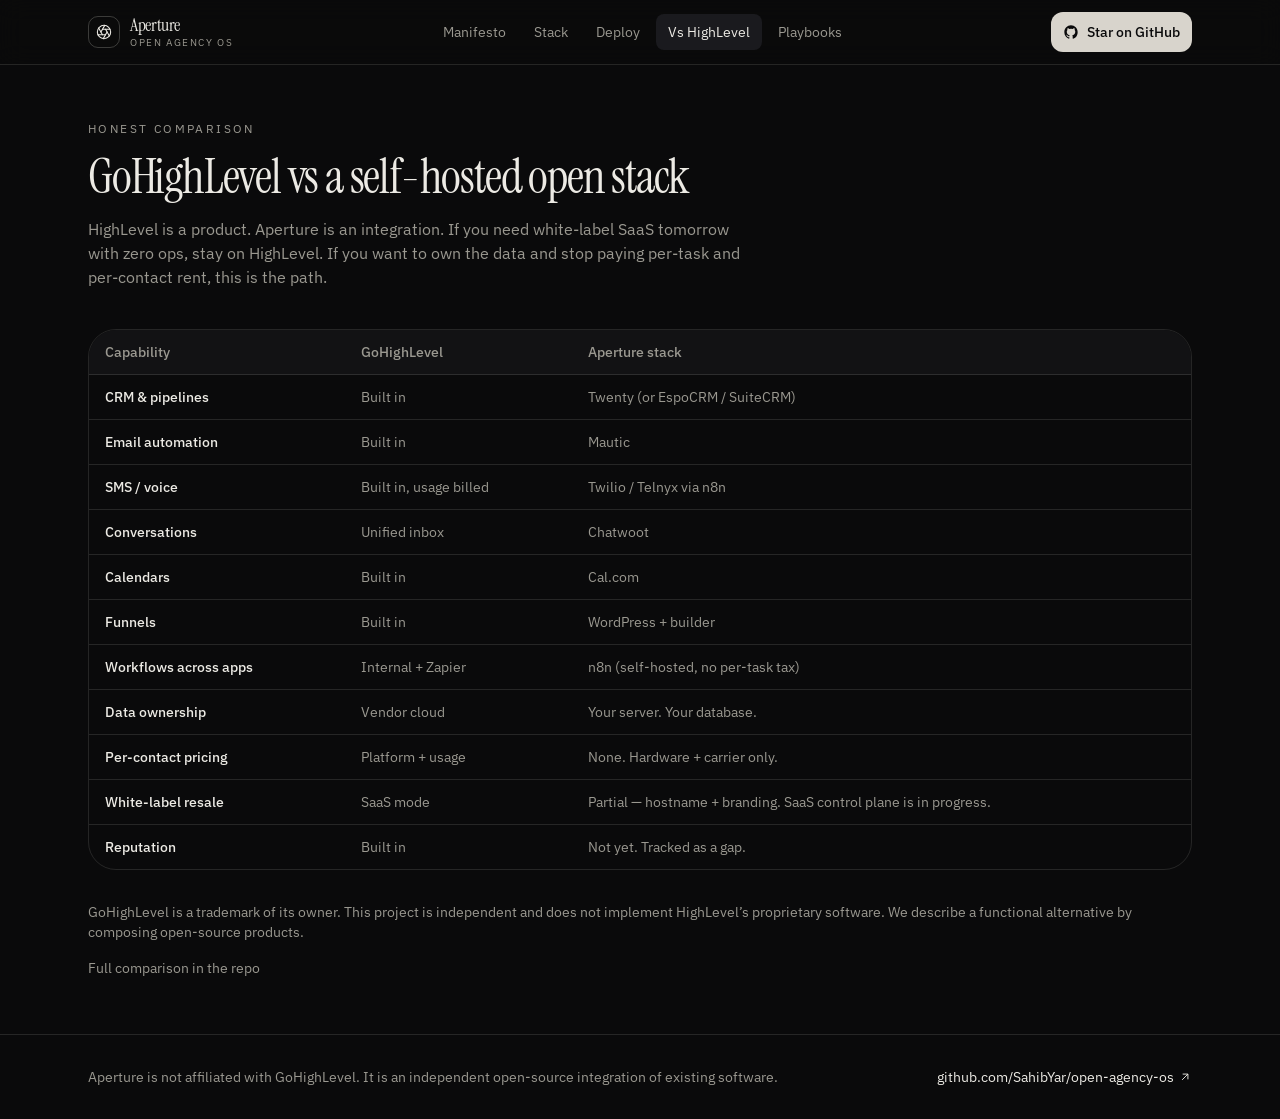
<file: docs/compare/index.html>
<!doctype html>
<html lang="en"><head>
<meta charset="utf-8"/><meta name="viewport" content="width=device-width, initial-scale=1"/>
<meta name="theme-color" content="#0a0a0b"/>
<title>Compare — Aperture</title>
<link rel="icon" href="../favicon.svg" type="image/svg+xml"/>
<link rel="stylesheet" href="https://fonts.googleapis.com/css2?family=IBM+Plex+Mono:wght@400;500&family=IBM+Plex+Sans:wght@400;500;600&family=Instrument+Serif&display=swap"/>
<link rel="stylesheet" href="../site.css?v=8"/>
</head><body><div class="shell">
<header><div class="bar">
<a class="brand" href="../"><span class="mark" aria-hidden="true"><svg viewBox="0 0 24 24" fill="none" stroke="currentColor" stroke-width="1.6" stroke-linecap="round" stroke-linejoin="round"><circle cx="12" cy="12" r="10"/><path d="m14.31 8 5.74 9.94"/><path d="M9.69 8h11.48"/><path d="m7.38 12 5.74-9.94"/><path d="M9.69 16 3.95 6.06"/><path d="M14.31 16H2.83"/><path d="m16.62 12-5.74 9.94"/></svg></span><span class="brand-copy"><strong>Aperture</strong><span>Open Agency OS</span></span></a>
<nav class="desk"><a href="../">Manifesto</a><a href="../stack/">Stack</a><a href="../guide/">Deploy</a><a href="../compare/" aria-current="page">Vs HighLevel</a><a href="../playbooks/">Playbooks</a></nav>
<a class="star" href="https://github.com/SahibYar/open-agency-os"><svg width="16" height="16" viewBox="0 0 24 24" fill="currentColor"><path d="M12 2C6.48 2 2 6.58 2 12.26c0 4.52 2.87 8.35 6.84 9.71.5.1.68-.22.68-.49 0-.24-.01-.87-.01-1.71-2.78.62-3.37-1.37-3.37-1.37-.45-1.18-1.11-1.5-1.11-1.5-.91-.64.07-.63.07-.63 1 .07 1.53 1.06 1.53 1.06.9 1.57 2.36 1.12 2.94.86.09-.67.35-1.12.63-1.38-2.22-.26-4.55-1.14-4.55-5.07 0-1.12.39-2.03 1.03-2.75-.1-.26-.45-1.3.1-2.71 0 0 .84-.27 2.75 1.05a9.3 9.3 0 0 1 5 0c1.91-1.32 2.75-1.05 2.75-1.05.55 1.41.2 2.45.1 2.71.64.72 1.03 1.63 1.03 2.75 0 3.94-2.34 4.8-4.57 5.06.36.32.68.94.68 1.9 0 1.37-.01 2.48-.01 2.81 0 .27.18.6.69.49A10.04 10.04 0 0 0 22 12.26C22 6.58 17.52 2 12 2Z"/></svg><span class="long">Star on GitHub</span><span class="short">Star</span></a>
</div><nav class="mobile"><a href="../">Manifesto</a><a href="../stack/">Stack</a><a href="../guide/">Deploy</a><a href="../compare/" aria-current="page">Vs HighLevel</a><a href="../playbooks/">Playbooks</a></nav></header>
<main class="page"><p class="kicker">Honest comparison</p><h1>GoHighLevel vs a self-hosted open stack</h1>
<p class="lede">HighLevel is a product. Aperture is an integration. If you need white-label SaaS tomorrow with zero ops, stay on HighLevel. If you want to own the data and stop paying per-task and per-contact rent, this is the path.</p>
<div class="tablewrap"><table><thead><tr><th>Capability</th><th>GoHighLevel</th><th>Aperture stack</th></tr></thead><tbody><tr><td>CRM & pipelines</td><td>Built in</td><td>Twenty (or EspoCRM / SuiteCRM)</td></tr><tr><td>Email automation</td><td>Built in</td><td>Mautic</td></tr><tr><td>SMS / voice</td><td>Built in, usage billed</td><td>Twilio / Telnyx via n8n</td></tr><tr><td>Conversations</td><td>Unified inbox</td><td>Chatwoot</td></tr><tr><td>Calendars</td><td>Built in</td><td>Cal.com</td></tr><tr><td>Funnels</td><td>Built in</td><td>WordPress + builder</td></tr><tr><td>Workflows across apps</td><td>Internal + Zapier</td><td>n8n (self-hosted, no per-task tax)</td></tr><tr><td>Data ownership</td><td>Vendor cloud</td><td>Your server. Your database.</td></tr><tr><td>Per-contact pricing</td><td>Platform + usage</td><td>None. Hardware + carrier only.</td></tr><tr><td>White-label resale</td><td>SaaS mode</td><td>Partial — hostname + branding. SaaS control plane is in progress.</td></tr><tr><td>Reputation</td><td>Built in</td><td>Not yet. Tracked as a gap.</td></tr></tbody></table></div>
<p class="note">GoHighLevel is a trademark of its owner. This project is independent and does not implement HighLevel’s proprietary software. We describe a functional alternative by composing open-source products.</p>
<p class="note"><a href="https://github.com/SahibYar/open-agency-os/blob/main/docs/comparison.md">Full comparison in the repo</a></p></main>
<footer><div class="inner"><p>Aperture is not affiliated with GoHighLevel. It is an independent open-source integration of existing software.</p><a href="https://github.com/SahibYar/open-agency-os">github.com/SahibYar/open-agency-os <svg width="14" height="14" viewBox="0 0 24 24" fill="none" stroke="currentColor" stroke-width="1.6"><path d="M7 17 17 7"/><path d="M8 7h9v9"/></svg></a></div></footer>
</div></body></html>
</file>
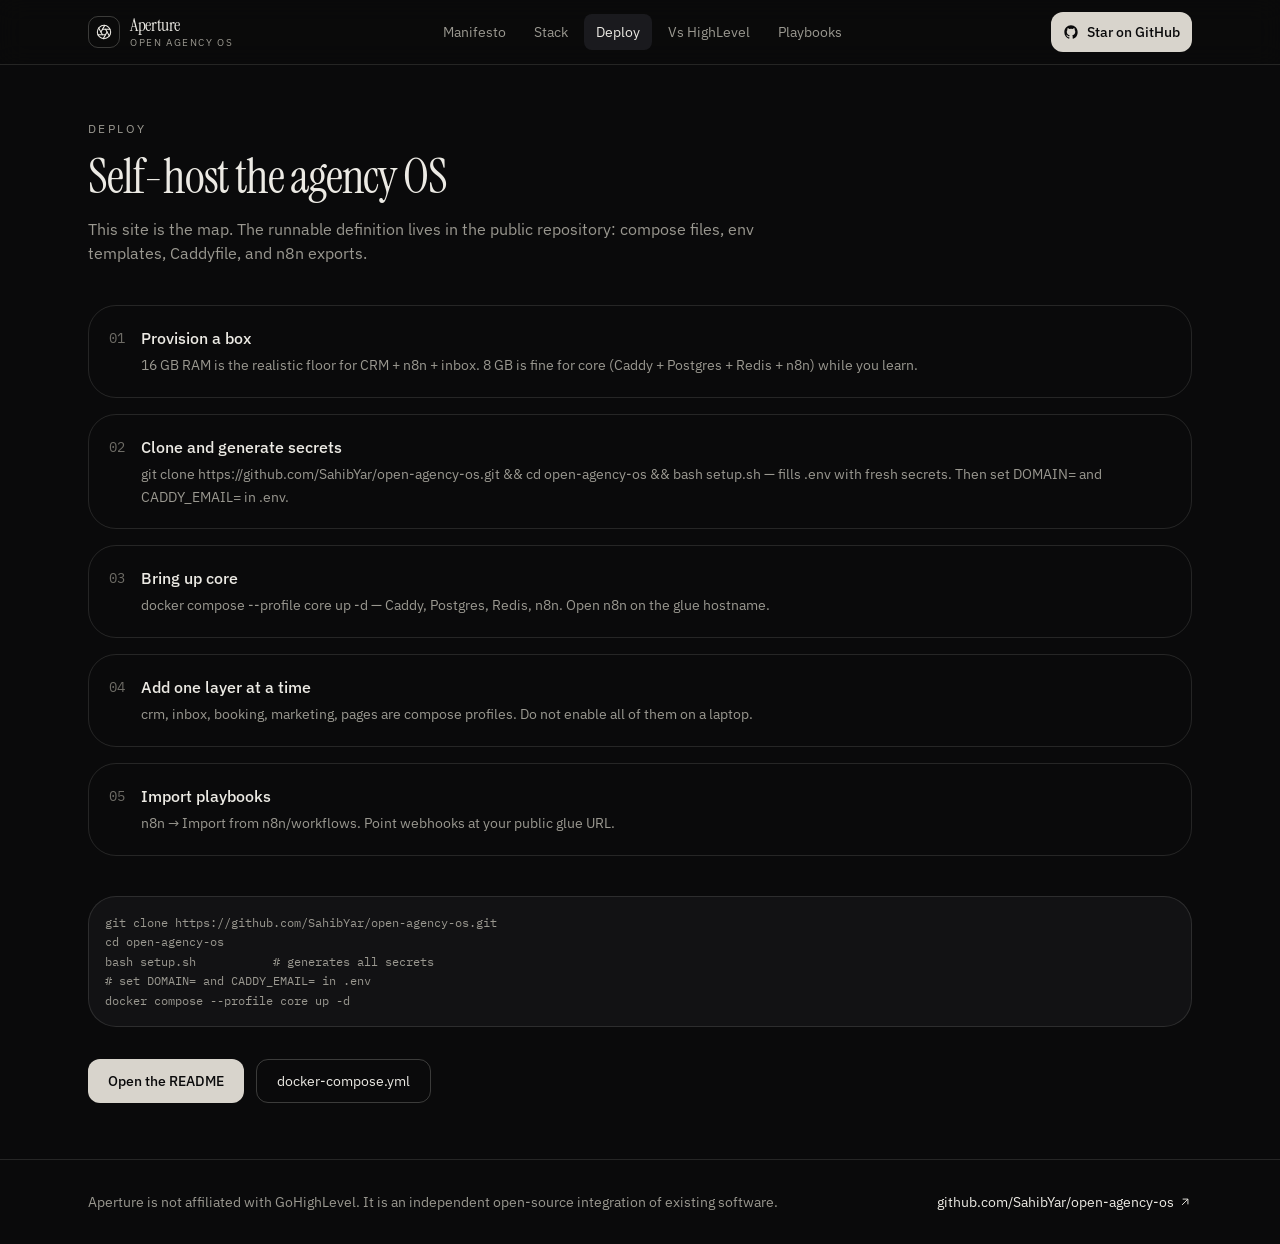
<file: docs/guide/index.html>
<!doctype html>
<html lang="en"><head>
<meta charset="utf-8"/><meta name="viewport" content="width=device-width, initial-scale=1"/>
<meta name="theme-color" content="#0a0a0b"/>
<title>Deploy — Aperture</title>
<link rel="icon" href="../favicon.svg" type="image/svg+xml"/>
<link rel="stylesheet" href="https://fonts.googleapis.com/css2?family=IBM+Plex+Mono:wght@400;500&family=IBM+Plex+Sans:wght@400;500;600&family=Instrument+Serif&display=swap"/>
<link rel="stylesheet" href="../site.css?v=8"/>
</head><body><div class="shell">
<header><div class="bar">
<a class="brand" href="../"><span class="mark" aria-hidden="true"><svg viewBox="0 0 24 24" fill="none" stroke="currentColor" stroke-width="1.6" stroke-linecap="round" stroke-linejoin="round"><circle cx="12" cy="12" r="10"/><path d="m14.31 8 5.74 9.94"/><path d="M9.69 8h11.48"/><path d="m7.38 12 5.74-9.94"/><path d="M9.69 16 3.95 6.06"/><path d="M14.31 16H2.83"/><path d="m16.62 12-5.74 9.94"/></svg></span><span class="brand-copy"><strong>Aperture</strong><span>Open Agency OS</span></span></a>
<nav class="desk"><a href="../">Manifesto</a><a href="../stack/">Stack</a><a href="../guide/" aria-current="page">Deploy</a><a href="../compare/">Vs HighLevel</a><a href="../playbooks/">Playbooks</a></nav>
<a class="star" href="https://github.com/SahibYar/open-agency-os"><svg width="16" height="16" viewBox="0 0 24 24" fill="currentColor"><path d="M12 2C6.48 2 2 6.58 2 12.26c0 4.52 2.87 8.35 6.84 9.71.5.1.68-.22.68-.49 0-.24-.01-.87-.01-1.71-2.78.62-3.37-1.37-3.37-1.37-.45-1.18-1.11-1.5-1.11-1.5-.91-.64.07-.63.07-.63 1 .07 1.53 1.06 1.53 1.06.9 1.57 2.36 1.12 2.94.86.09-.67.35-1.12.63-1.38-2.22-.26-4.55-1.14-4.55-5.07 0-1.12.39-2.03 1.03-2.75-.1-.26-.45-1.3.1-2.71 0 0 .84-.27 2.75 1.05a9.3 9.3 0 0 1 5 0c1.91-1.32 2.75-1.05 2.75-1.05.55 1.41.2 2.45.1 2.71.64.72 1.03 1.63 1.03 2.75 0 3.94-2.34 4.8-4.57 5.06.36.32.68.94.68 1.9 0 1.37-.01 2.48-.01 2.81 0 .27.18.6.69.49A10.04 10.04 0 0 0 22 12.26C22 6.58 17.52 2 12 2Z"/></svg><span class="long">Star on GitHub</span><span class="short">Star</span></a>
</div><nav class="mobile"><a href="../">Manifesto</a><a href="../stack/">Stack</a><a href="../guide/" aria-current="page">Deploy</a><a href="../compare/">Vs HighLevel</a><a href="../playbooks/">Playbooks</a></nav></header>
<main class="page"><p class="kicker">Deploy</p><h1>Self-host the agency OS</h1>
<p class="lede">This site is the map. The runnable definition lives in the public repository: compose files, env templates, Caddyfile, and n8n exports.</p>
<ol class="steps">
<li class="step"><span class="num">01</span><div><h3>Provision a box</h3><p>16 GB RAM is the realistic floor for CRM + n8n + inbox. 8 GB is fine for core (Caddy + Postgres + Redis + n8n) while you learn.</p></div></li>
<li class="step"><span class="num">02</span><div><h3>Clone and generate secrets</h3><p>git clone https://github.com/SahibYar/open-agency-os.git && cd open-agency-os && bash setup.sh — fills .env with fresh secrets. Then set DOMAIN= and CADDY_EMAIL= in .env.</p></div></li>
<li class="step"><span class="num">03</span><div><h3>Bring up core</h3><p>docker compose --profile core up -d — Caddy, Postgres, Redis, n8n. Open n8n on the glue hostname.</p></div></li>
<li class="step"><span class="num">04</span><div><h3>Add one layer at a time</h3><p>crm, inbox, booking, marketing, pages are compose profiles. Do not enable all of them on a laptop.</p></div></li>
<li class="step"><span class="num">05</span><div><h3>Import playbooks</h3><p>n8n → Import from n8n/workflows. Point webhooks at your public glue URL.</p></div></li>
</ol>
<pre>git clone https://github.com/SahibYar/open-agency-os.git
cd open-agency-os
bash setup.sh           # generates all secrets
# set DOMAIN= and CADDY_EMAIL= in .env
docker compose --profile core up -d</pre>
<div class="row"><a class="btn" href="https://github.com/SahibYar/open-agency-os#quick-start">Open the README</a><a class="btn ghost" href="https://github.com/SahibYar/open-agency-os/blob/main/docker-compose.yml">docker-compose.yml</a></div></main>
<footer><div class="inner"><p>Aperture is not affiliated with GoHighLevel. It is an independent open-source integration of existing software.</p><a href="https://github.com/SahibYar/open-agency-os">github.com/SahibYar/open-agency-os <svg width="14" height="14" viewBox="0 0 24 24" fill="none" stroke="currentColor" stroke-width="1.6"><path d="M7 17 17 7"/><path d="M8 7h9v9"/></svg></a></div></footer>
</div></body></html>
</file>
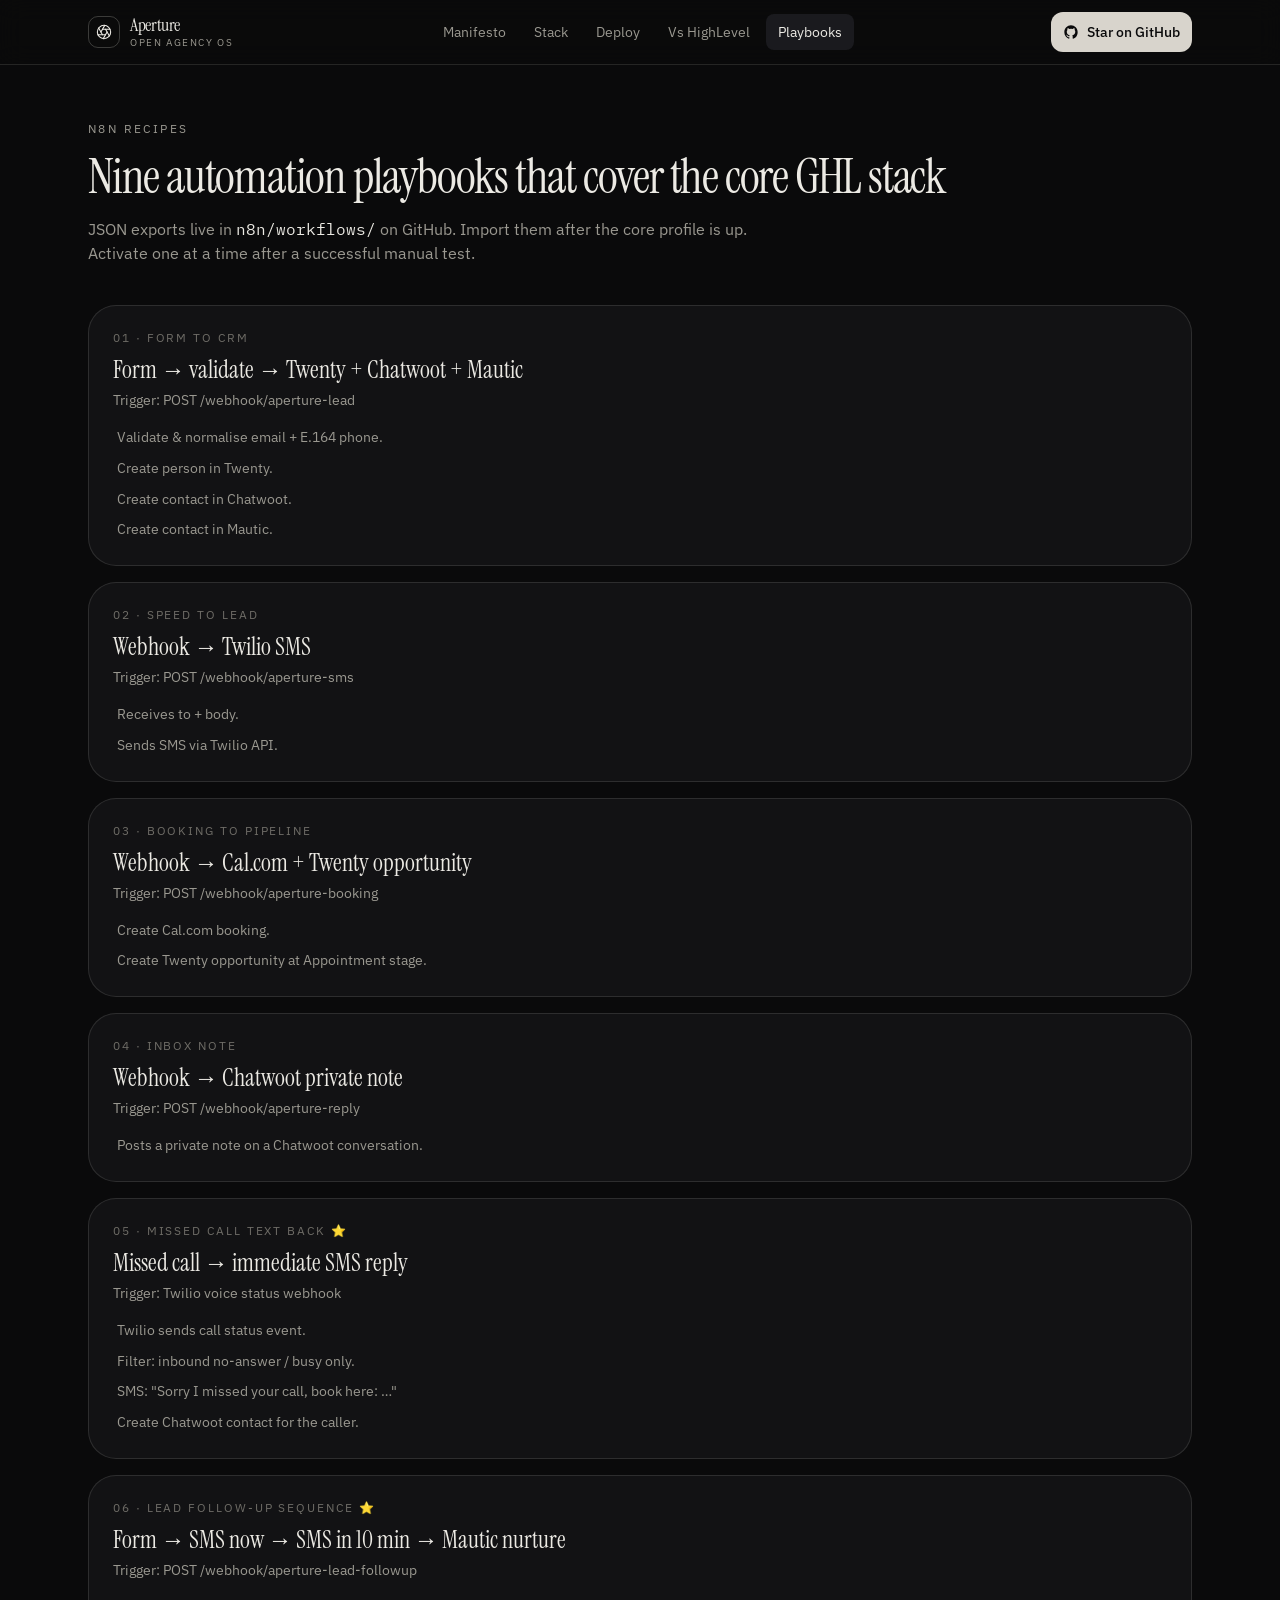
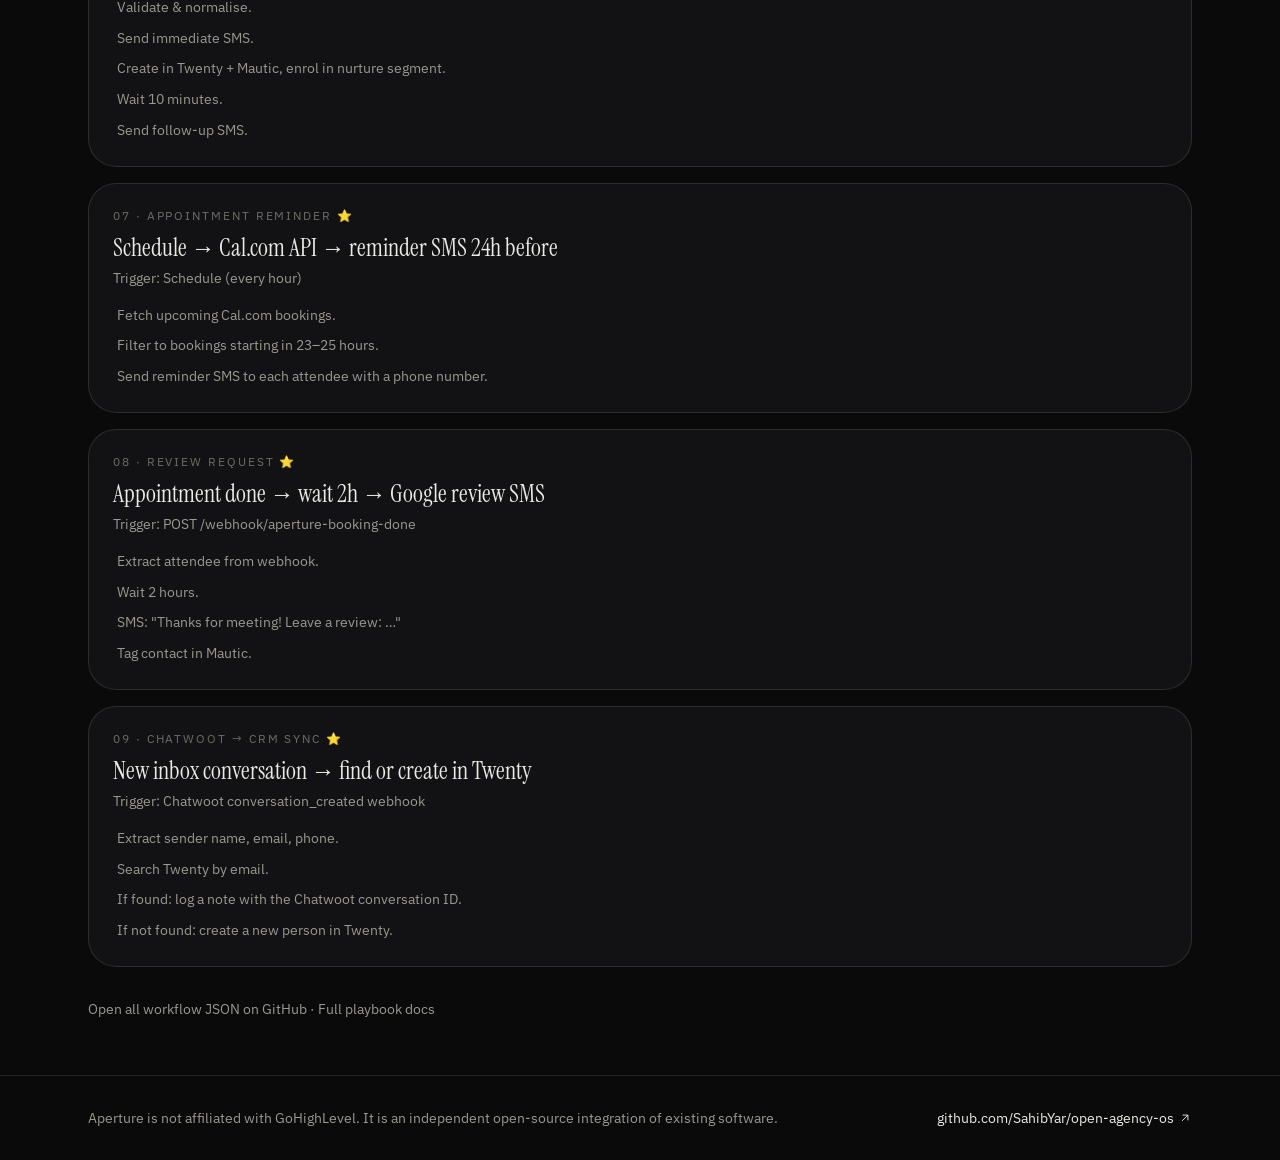
<file: docs/playbooks/index.html>
<!doctype html>
<html lang="en"><head>
<meta charset="utf-8"/><meta name="viewport" content="width=device-width, initial-scale=1"/>
<meta name="theme-color" content="#0a0a0b"/>
<title>Playbooks — Aperture</title>
<link rel="icon" href="../favicon.svg" type="image/svg+xml"/>
<link rel="stylesheet" href="https://fonts.googleapis.com/css2?family=IBM+Plex+Mono:wght@400;500&family=IBM+Plex+Sans:wght@400;500;600&family=Instrument+Serif&display=swap"/>
<link rel="stylesheet" href="../site.css?v=8"/>
</head><body><div class="shell">
<header><div class="bar">
<a class="brand" href="../"><span class="mark" aria-hidden="true"><svg viewBox="0 0 24 24" fill="none" stroke="currentColor" stroke-width="1.6" stroke-linecap="round" stroke-linejoin="round"><circle cx="12" cy="12" r="10"/><path d="m14.31 8 5.74 9.94"/><path d="M9.69 8h11.48"/><path d="m7.38 12 5.74-9.94"/><path d="M9.69 16 3.95 6.06"/><path d="M14.31 16H2.83"/><path d="m16.62 12-5.74 9.94"/></svg></span><span class="brand-copy"><strong>Aperture</strong><span>Open Agency OS</span></span></a>
<nav class="desk"><a href="../">Manifesto</a><a href="../stack/">Stack</a><a href="../guide/">Deploy</a><a href="../compare/">Vs HighLevel</a><a href="../playbooks/" aria-current="page">Playbooks</a></nav>
<a class="star" href="https://github.com/SahibYar/open-agency-os"><svg width="16" height="16" viewBox="0 0 24 24" fill="currentColor"><path d="M12 2C6.48 2 2 6.58 2 12.26c0 4.52 2.87 8.35 6.84 9.71.5.1.68-.22.68-.49 0-.24-.01-.87-.01-1.71-2.78.62-3.37-1.37-3.37-1.37-.45-1.18-1.11-1.5-1.11-1.5-.91-.64.07-.63.07-.63 1 .07 1.53 1.06 1.53 1.06.9 1.57 2.36 1.12 2.94.86.09-.67.35-1.12.63-1.38-2.22-.26-4.55-1.14-4.55-5.07 0-1.12.39-2.03 1.03-2.75-.1-.26-.45-1.3.1-2.71 0 0 .84-.27 2.75 1.05a9.3 9.3 0 0 1 5 0c1.91-1.32 2.75-1.05 2.75-1.05.55 1.41.2 2.45.1 2.71.64.72 1.03 1.63 1.03 2.75 0 3.94-2.34 4.8-4.57 5.06.36.32.68.94.68 1.9 0 1.37-.01 2.48-.01 2.81 0 .27.18.6.69.49A10.04 10.04 0 0 0 22 12.26C22 6.58 17.52 2 12 2Z"/></svg><span class="long">Star on GitHub</span><span class="short">Star</span></a>
</div><nav class="mobile"><a href="../">Manifesto</a><a href="../stack/">Stack</a><a href="../guide/">Deploy</a><a href="../compare/">Vs HighLevel</a><a href="../playbooks/" aria-current="page">Playbooks</a></nav></header>
<main class="page"><p class="kicker">n8n recipes</p><h1>Nine automation playbooks that cover the core GHL stack</h1>
<p class="lede">JSON exports live in <code>n8n/workflows/</code> on GitHub. Import them after the core profile is up. Activate one at a time after a successful manual test.</p><ol class="play">
<li class="toolcard play"><p class="eyebrow">01 · Form to CRM</p><h2>Form → validate → Twenty + Chatwoot + Mautic</h2><p class="role">Trigger: POST /webhook/aperture-lead</p><ol><li>Validate &amp; normalise email + E.164 phone.</li><li>Create person in Twenty.</li><li>Create contact in Chatwoot.</li><li>Create contact in Mautic.</li></ol></li>
<li class="toolcard play"><p class="eyebrow">02 · Speed to lead</p><h2>Webhook → Twilio SMS</h2><p class="role">Trigger: POST /webhook/aperture-sms</p><ol><li>Receives to + body.</li><li>Sends SMS via Twilio API.</li></ol></li>
<li class="toolcard play"><p class="eyebrow">03 · Booking to pipeline</p><h2>Webhook → Cal.com + Twenty opportunity</h2><p class="role">Trigger: POST /webhook/aperture-booking</p><ol><li>Create Cal.com booking.</li><li>Create Twenty opportunity at Appointment stage.</li></ol></li>
<li class="toolcard play"><p class="eyebrow">04 · Inbox note</p><h2>Webhook → Chatwoot private note</h2><p class="role">Trigger: POST /webhook/aperture-reply</p><ol><li>Posts a private note on a Chatwoot conversation.</li></ol></li>
<li class="toolcard play"><p class="eyebrow">05 · Missed call text back ⭐</p><h2>Missed call → immediate SMS reply</h2><p class="role">Trigger: Twilio voice status webhook</p><ol><li>Twilio sends call status event.</li><li>Filter: inbound no-answer / busy only.</li><li>SMS: "Sorry I missed your call, book here: …"</li><li>Create Chatwoot contact for the caller.</li></ol></li>
<li class="toolcard play"><p class="eyebrow">06 · Lead follow-up sequence ⭐</p><h2>Form → SMS now → SMS in 10 min → Mautic nurture</h2><p class="role">Trigger: POST /webhook/aperture-lead-followup</p><ol><li>Validate &amp; normalise.</li><li>Send immediate SMS.</li><li>Create in Twenty + Mautic, enrol in nurture segment.</li><li>Wait 10 minutes.</li><li>Send follow-up SMS.</li></ol></li>
<li class="toolcard play"><p class="eyebrow">07 · Appointment reminder ⭐</p><h2>Schedule → Cal.com API → reminder SMS 24h before</h2><p class="role">Trigger: Schedule (every hour)</p><ol><li>Fetch upcoming Cal.com bookings.</li><li>Filter to bookings starting in 23–25 hours.</li><li>Send reminder SMS to each attendee with a phone number.</li></ol></li>
<li class="toolcard play"><p class="eyebrow">08 · Review request ⭐</p><h2>Appointment done → wait 2h → Google review SMS</h2><p class="role">Trigger: POST /webhook/aperture-booking-done</p><ol><li>Extract attendee from webhook.</li><li>Wait 2 hours.</li><li>SMS: "Thanks for meeting! Leave a review: …"</li><li>Tag contact in Mautic.</li></ol></li>
<li class="toolcard play"><p class="eyebrow">09 · Chatwoot → CRM sync ⭐</p><h2>New inbox conversation → find or create in Twenty</h2><p class="role">Trigger: Chatwoot conversation_created webhook</p><ol><li>Extract sender name, email, phone.</li><li>Search Twenty by email.</li><li>If found: log a note with the Chatwoot conversation ID.</li><li>If not found: create a new person in Twenty.</li></ol></li>
</ol><p class="note"><a href="https://github.com/SahibYar/open-agency-os/tree/main/n8n/workflows">Open all workflow JSON on GitHub</a> · <a href="https://github.com/SahibYar/open-agency-os/blob/main/docs/playbooks.md">Full playbook docs</a></p></main>
<footer><div class="inner"><p>Aperture is not affiliated with GoHighLevel. It is an independent open-source integration of existing software.</p><a href="https://github.com/SahibYar/open-agency-os">github.com/SahibYar/open-agency-os <svg width="14" height="14" viewBox="0 0 24 24" fill="none" stroke="currentColor" stroke-width="1.6"><path d="M7 17 17 7"/><path d="M8 7h9v9"/></svg></a></div></footer>
</div></body></html>
</file>
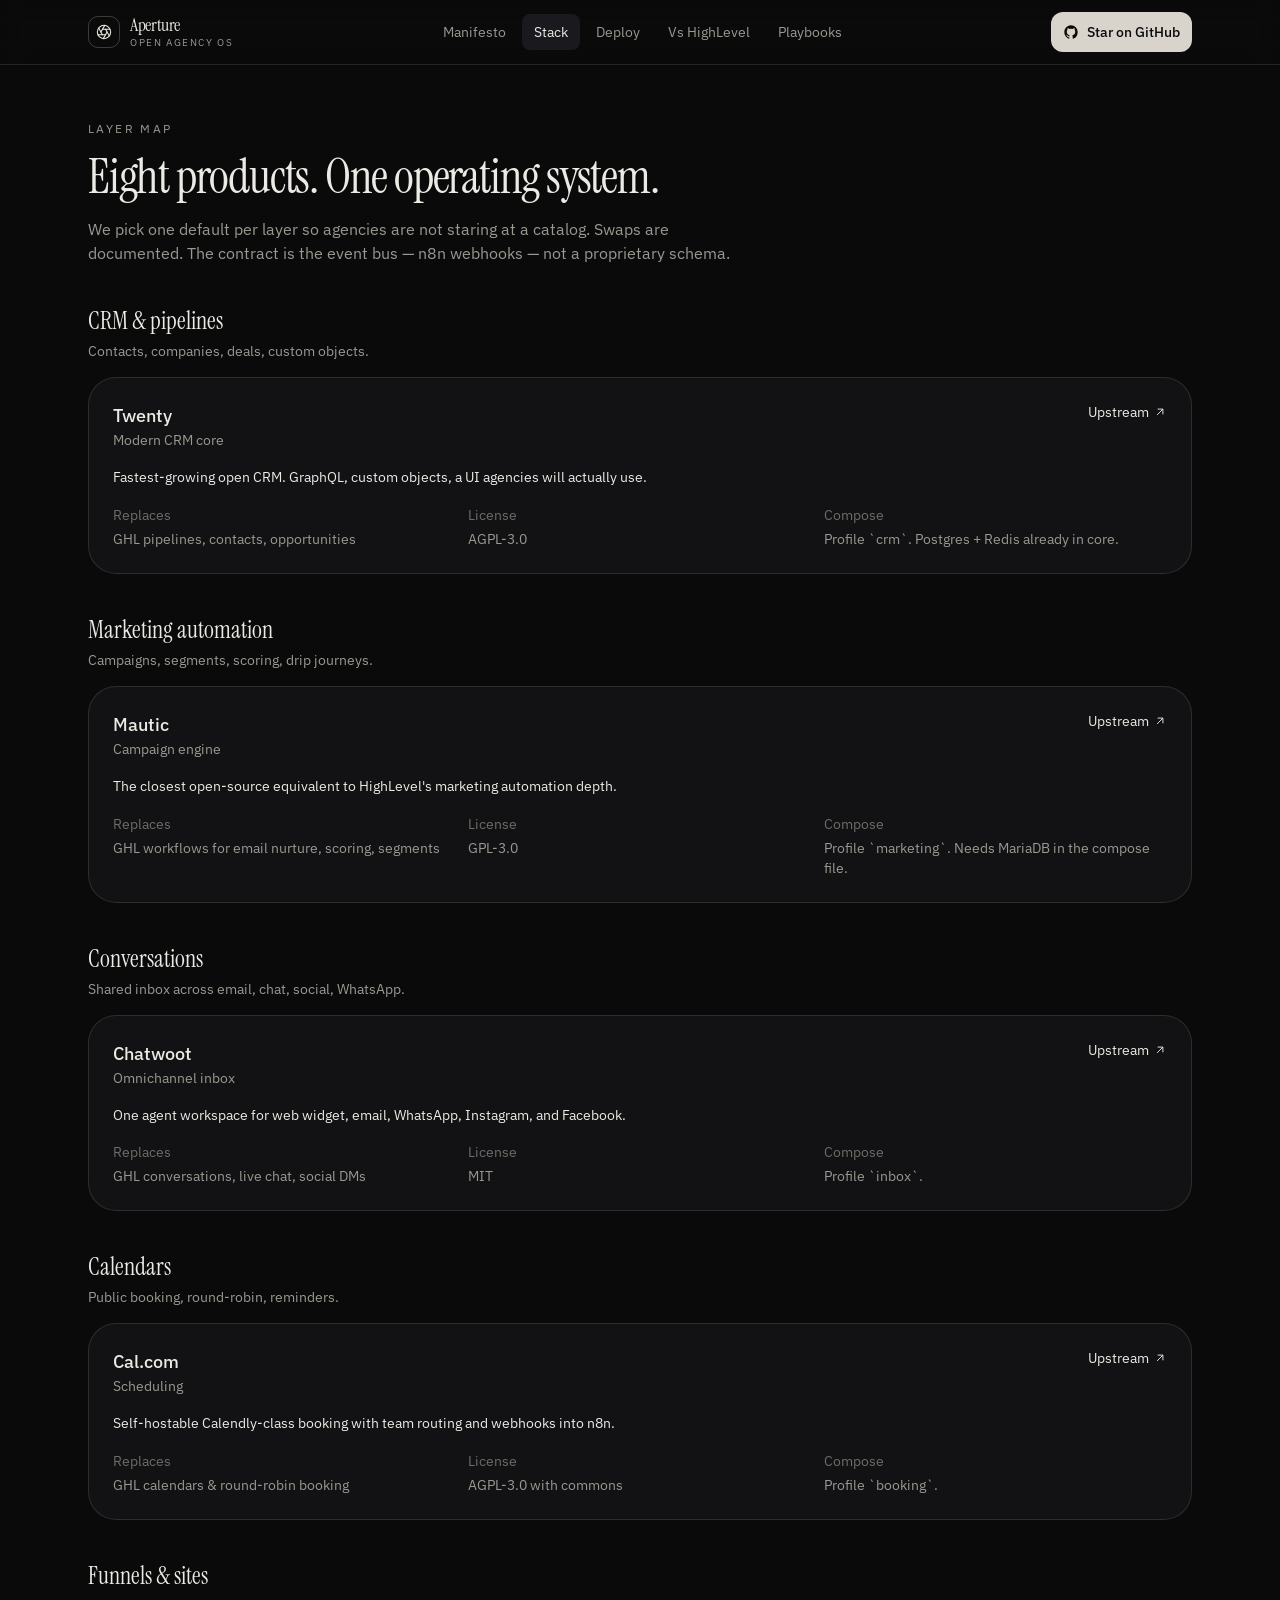
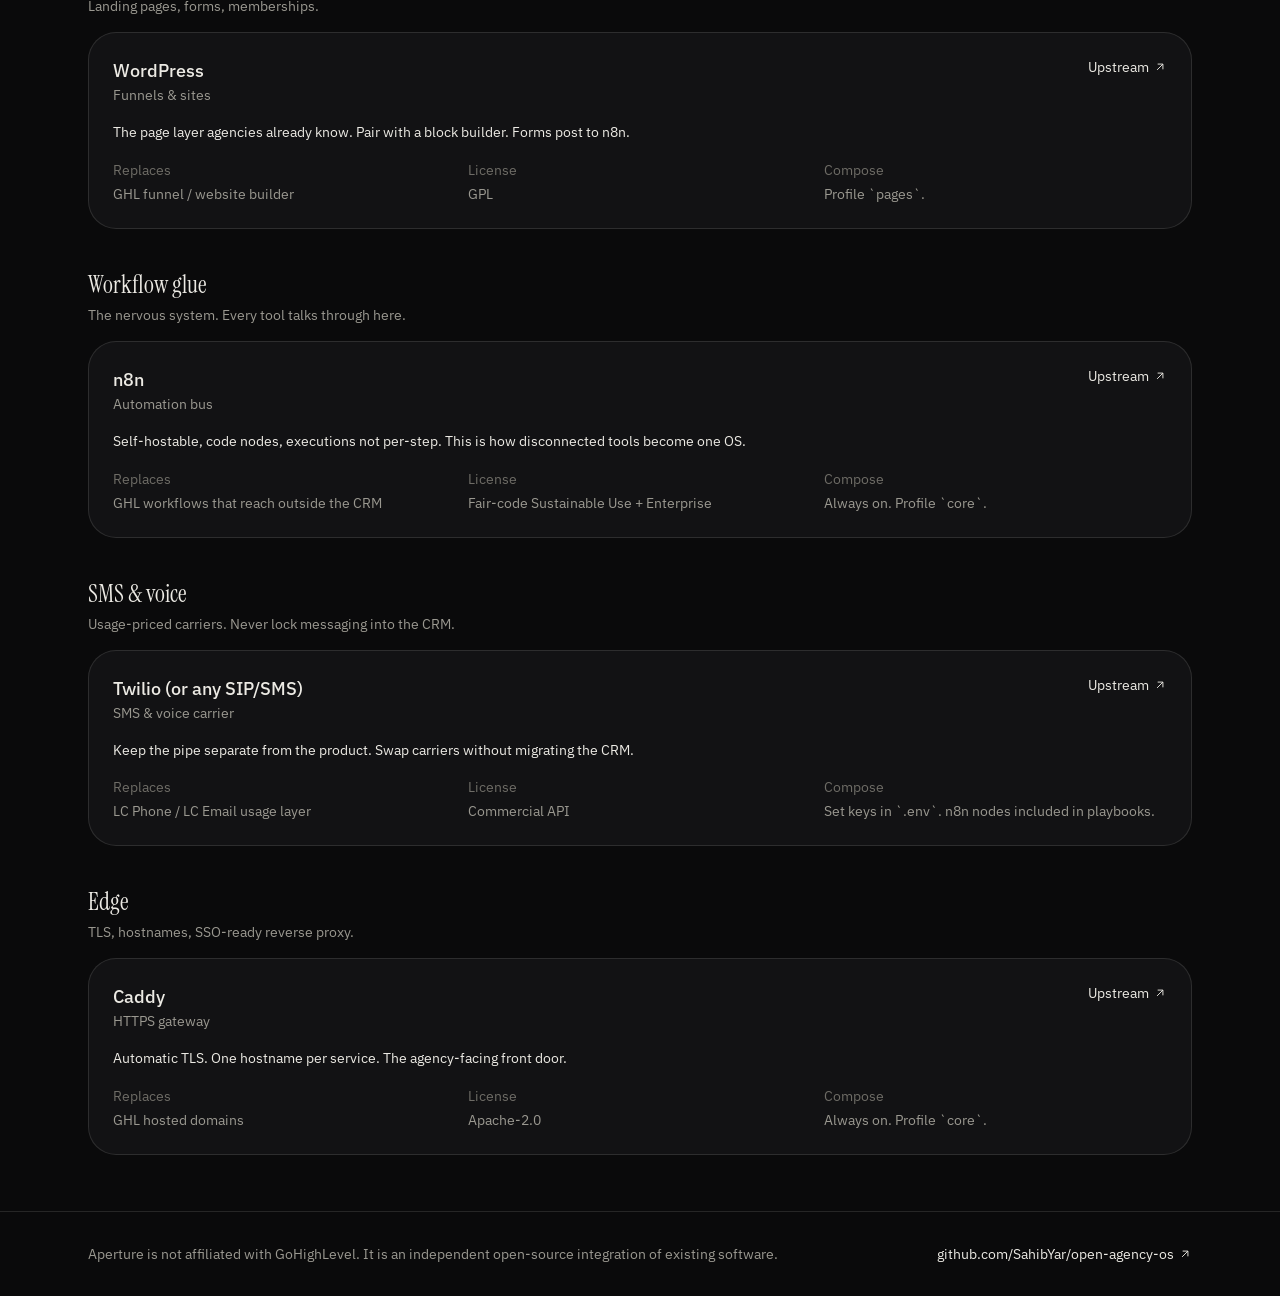
<file: docs/stack/index.html>
<!doctype html>
<html lang="en"><head>
<meta charset="utf-8"/><meta name="viewport" content="width=device-width, initial-scale=1"/>
<meta name="theme-color" content="#0a0a0b"/>
<title>Stack — Aperture</title>
<link rel="icon" href="../favicon.svg" type="image/svg+xml"/>
<link rel="stylesheet" href="https://fonts.googleapis.com/css2?family=IBM+Plex+Mono:wght@400;500&family=IBM+Plex+Sans:wght@400;500;600&family=Instrument+Serif&display=swap"/>
<link rel="stylesheet" href="../site.css?v=8"/>
</head><body><div class="shell">
<header><div class="bar">
<a class="brand" href="../"><span class="mark" aria-hidden="true"><svg viewBox="0 0 24 24" fill="none" stroke="currentColor" stroke-width="1.6" stroke-linecap="round" stroke-linejoin="round"><circle cx="12" cy="12" r="10"/><path d="m14.31 8 5.74 9.94"/><path d="M9.69 8h11.48"/><path d="m7.38 12 5.74-9.94"/><path d="M9.69 16 3.95 6.06"/><path d="M14.31 16H2.83"/><path d="m16.62 12-5.74 9.94"/></svg></span><span class="brand-copy"><strong>Aperture</strong><span>Open Agency OS</span></span></a>
<nav class="desk"><a href="../">Manifesto</a><a href="../stack/" aria-current="page">Stack</a><a href="../guide/">Deploy</a><a href="../compare/">Vs HighLevel</a><a href="../playbooks/">Playbooks</a></nav>
<a class="star" href="https://github.com/SahibYar/open-agency-os"><svg width="16" height="16" viewBox="0 0 24 24" fill="currentColor"><path d="M12 2C6.48 2 2 6.58 2 12.26c0 4.52 2.87 8.35 6.84 9.71.5.1.68-.22.68-.49 0-.24-.01-.87-.01-1.71-2.78.62-3.37-1.37-3.37-1.37-.45-1.18-1.11-1.5-1.11-1.5-.91-.64.07-.63.07-.63 1 .07 1.53 1.06 1.53 1.06.9 1.57 2.36 1.12 2.94.86.09-.67.35-1.12.63-1.38-2.22-.26-4.55-1.14-4.55-5.07 0-1.12.39-2.03 1.03-2.75-.1-.26-.45-1.3.1-2.71 0 0 .84-.27 2.75 1.05a9.3 9.3 0 0 1 5 0c1.91-1.32 2.75-1.05 2.75-1.05.55 1.41.2 2.45.1 2.71.64.72 1.03 1.63 1.03 2.75 0 3.94-2.34 4.8-4.57 5.06.36.32.68.94.68 1.9 0 1.37-.01 2.48-.01 2.81 0 .27.18.6.69.49A10.04 10.04 0 0 0 22 12.26C22 6.58 17.52 2 12 2Z"/></svg><span class="long">Star on GitHub</span><span class="short">Star</span></a>
</div><nav class="mobile"><a href="../">Manifesto</a><a href="../stack/" aria-current="page">Stack</a><a href="../guide/">Deploy</a><a href="../compare/">Vs HighLevel</a><a href="../playbooks/">Playbooks</a></nav></header>
<main class="page"><p class="kicker">Layer map</p><h1>Eight products. One operating system.</h1>
<p class="lede">We pick one default per layer so agencies are not staring at a catalog. Swaps are documented. The contract is the event bus — n8n webhooks — not a proprietary schema.</p><section class="layer-block"><h2>CRM & pipelines</h2><p class="sub">Contacts, companies, deals, custom objects.</p>
<article class="toolcard"><div class="tooltop"><div><strong>Twenty</strong><div class="role">Modern CRM core</div></div><a class="up" href="https://github.com/twentyhq/twenty">Upstream <svg width="14" height="14" viewBox="0 0 24 24" fill="none" stroke="currentColor" stroke-width="1.6"><path d="M7 17 17 7"/><path d="M8 7h9v9"/></svg></a></div>
<p class="why">Fastest-growing open CRM. GraphQL, custom objects, a UI agencies will actually use.</p><dl class="facts"><div><dt>Replaces</dt><dd>GHL pipelines, contacts, opportunities</dd></div><div><dt>License</dt><dd>AGPL-3.0</dd></div><div><dt>Compose</dt><dd>Profile `crm`. Postgres + Redis already in core.</dd></div></dl></article></section><section class="layer-block"><h2>Marketing automation</h2><p class="sub">Campaigns, segments, scoring, drip journeys.</p>
<article class="toolcard"><div class="tooltop"><div><strong>Mautic</strong><div class="role">Campaign engine</div></div><a class="up" href="https://www.mautic.org/">Upstream <svg width="14" height="14" viewBox="0 0 24 24" fill="none" stroke="currentColor" stroke-width="1.6"><path d="M7 17 17 7"/><path d="M8 7h9v9"/></svg></a></div>
<p class="why">The closest open-source equivalent to HighLevel's marketing automation depth.</p><dl class="facts"><div><dt>Replaces</dt><dd>GHL workflows for email nurture, scoring, segments</dd></div><div><dt>License</dt><dd>GPL-3.0</dd></div><div><dt>Compose</dt><dd>Profile `marketing`. Needs MariaDB in the compose file.</dd></div></dl></article></section><section class="layer-block"><h2>Conversations</h2><p class="sub">Shared inbox across email, chat, social, WhatsApp.</p>
<article class="toolcard"><div class="tooltop"><div><strong>Chatwoot</strong><div class="role">Omnichannel inbox</div></div><a class="up" href="https://github.com/chatwoot/chatwoot">Upstream <svg width="14" height="14" viewBox="0 0 24 24" fill="none" stroke="currentColor" stroke-width="1.6"><path d="M7 17 17 7"/><path d="M8 7h9v9"/></svg></a></div>
<p class="why">One agent workspace for web widget, email, WhatsApp, Instagram, and Facebook.</p><dl class="facts"><div><dt>Replaces</dt><dd>GHL conversations, live chat, social DMs</dd></div><div><dt>License</dt><dd>MIT</dd></div><div><dt>Compose</dt><dd>Profile `inbox`.</dd></div></dl></article></section><section class="layer-block"><h2>Calendars</h2><p class="sub">Public booking, round-robin, reminders.</p>
<article class="toolcard"><div class="tooltop"><div><strong>Cal.com</strong><div class="role">Scheduling</div></div><a class="up" href="https://github.com/calcom/cal.com">Upstream <svg width="14" height="14" viewBox="0 0 24 24" fill="none" stroke="currentColor" stroke-width="1.6"><path d="M7 17 17 7"/><path d="M8 7h9v9"/></svg></a></div>
<p class="why">Self-hostable Calendly-class booking with team routing and webhooks into n8n.</p><dl class="facts"><div><dt>Replaces</dt><dd>GHL calendars & round-robin booking</dd></div><div><dt>License</dt><dd>AGPL-3.0 with commons</dd></div><div><dt>Compose</dt><dd>Profile `booking`.</dd></div></dl></article></section><section class="layer-block"><h2>Funnels & sites</h2><p class="sub">Landing pages, forms, memberships.</p>
<article class="toolcard"><div class="tooltop"><div><strong>WordPress</strong><div class="role">Funnels & sites</div></div><a class="up" href="https://wordpress.org/">Upstream <svg width="14" height="14" viewBox="0 0 24 24" fill="none" stroke="currentColor" stroke-width="1.6"><path d="M7 17 17 7"/><path d="M8 7h9v9"/></svg></a></div>
<p class="why">The page layer agencies already know. Pair with a block builder. Forms post to n8n.</p><dl class="facts"><div><dt>Replaces</dt><dd>GHL funnel / website builder</dd></div><div><dt>License</dt><dd>GPL</dd></div><div><dt>Compose</dt><dd>Profile `pages`.</dd></div></dl></article></section><section class="layer-block"><h2>Workflow glue</h2><p class="sub">The nervous system. Every tool talks through here.</p>
<article class="toolcard"><div class="tooltop"><div><strong>n8n</strong><div class="role">Automation bus</div></div><a class="up" href="https://github.com/n8n-io/n8n">Upstream <svg width="14" height="14" viewBox="0 0 24 24" fill="none" stroke="currentColor" stroke-width="1.6"><path d="M7 17 17 7"/><path d="M8 7h9v9"/></svg></a></div>
<p class="why">Self-hostable, code nodes, executions not per-step. This is how disconnected tools become one OS.</p><dl class="facts"><div><dt>Replaces</dt><dd>GHL workflows that reach outside the CRM</dd></div><div><dt>License</dt><dd>Fair-code Sustainable Use + Enterprise</dd></div><div><dt>Compose</dt><dd>Always on. Profile `core`.</dd></div></dl></article></section><section class="layer-block"><h2>SMS & voice</h2><p class="sub">Usage-priced carriers. Never lock messaging into the CRM.</p>
<article class="toolcard"><div class="tooltop"><div><strong>Twilio (or any SIP/SMS)</strong><div class="role">SMS & voice carrier</div></div><a class="up" href="https://www.twilio.com/">Upstream <svg width="14" height="14" viewBox="0 0 24 24" fill="none" stroke="currentColor" stroke-width="1.6"><path d="M7 17 17 7"/><path d="M8 7h9v9"/></svg></a></div>
<p class="why">Keep the pipe separate from the product. Swap carriers without migrating the CRM.</p><dl class="facts"><div><dt>Replaces</dt><dd>LC Phone / LC Email usage layer</dd></div><div><dt>License</dt><dd>Commercial API</dd></div><div><dt>Compose</dt><dd>Set keys in `.env`. n8n nodes included in playbooks.</dd></div></dl></article></section><section class="layer-block"><h2>Edge</h2><p class="sub">TLS, hostnames, SSO-ready reverse proxy.</p>
<article class="toolcard"><div class="tooltop"><div><strong>Caddy</strong><div class="role">HTTPS gateway</div></div><a class="up" href="https://caddyserver.com/">Upstream <svg width="14" height="14" viewBox="0 0 24 24" fill="none" stroke="currentColor" stroke-width="1.6"><path d="M7 17 17 7"/><path d="M8 7h9v9"/></svg></a></div>
<p class="why">Automatic TLS. One hostname per service. The agency-facing front door.</p><dl class="facts"><div><dt>Replaces</dt><dd>GHL hosted domains</dd></div><div><dt>License</dt><dd>Apache-2.0</dd></div><div><dt>Compose</dt><dd>Always on. Profile `core`.</dd></div></dl></article></section></main>
<footer><div class="inner"><p>Aperture is not affiliated with GoHighLevel. It is an independent open-source integration of existing software.</p><a href="https://github.com/SahibYar/open-agency-os">github.com/SahibYar/open-agency-os <svg width="14" height="14" viewBox="0 0 24 24" fill="none" stroke="currentColor" stroke-width="1.6"><path d="M7 17 17 7"/><path d="M8 7h9v9"/></svg></a></div></footer>
</div></body></html>
</file>
<file: docs/site.css>
:root {
  --bg: #0a0a0b;
  --surface: #121214;
  --raised: #1a1a1e;
  --fg: #eceae4;
  --muted: #9a9890;
  --subtle: #6e6c66;
  --accent: #d8d4cc;
  --accent-fg: #0a0a0b;
  --border: color-mix(in oklab, #eceae4 12%, transparent);
  --border-strong: color-mix(in oklab, #eceae4 22%, transparent);
  --display: "Instrument Serif", "Times New Roman", serif;
  --sans: "IBM Plex Sans", "Segoe UI", system-ui, sans-serif;
  --mono: "IBM Plex Mono", ui-monospace, "SF Mono", Menlo, monospace;
}
* { box-sizing: border-box; }
html { -webkit-font-smoothing: antialiased; }
html, body { margin: 0; background: var(--bg); color: var(--fg); font-family: var(--sans); font-size: 16px; line-height: 24px; }
h1, h2, h3 { font-family: var(--display); font-weight: 400; text-wrap: balance; margin: 0; }
p { text-wrap: pretty; margin: 0; }
a { color: inherit; text-decoration: none; }
code { font-family: var(--mono); color: var(--fg); }
::selection { background: var(--accent); color: var(--accent-fg); }
header { position: sticky; top: 0; z-index: 40; border-bottom: 1px solid var(--border); background: color-mix(in oklab, var(--bg) 90%, transparent); backdrop-filter: blur(12px); }
.bar, .page, footer .inner { width: min(1152px, 100%); margin: 0 auto; }
.bar { display: flex; align-items: center; justify-content: space-between; gap: 12px; padding: 12px 16px; }
@media (min-width: 640px) { .bar, .page, footer .inner { padding-left: 24px; padding-right: 24px; } }
.brand { display: flex; align-items: center; gap: 10px; color: var(--fg); }
.mark { width: 32px; height: 32px; display: grid; place-items: center; border: 1px solid var(--border-strong); border-radius: 10px; flex: none; }
.mark svg { width: 16px; height: 16px; }
.brand-copy { line-height: 1; }
.brand-copy strong { display: block; font-family: var(--display); font-weight: 400; font-size: 18.4px; letter-spacing: -0.02em; }
.brand-copy span { display: none; margin-top: 3px; font-size: 10px; letter-spacing: 0.16em; text-transform: uppercase; color: var(--muted); font-weight: 400; }
@media (min-width: 640px) { .brand-copy span { display: block; } }
nav.desk { display: none; align-items: center; gap: 4px; }
@media (min-width: 768px) { nav.desk { display: flex; } }
nav a { color: var(--muted); font-size: 14px; line-height: 20px; padding: 8px 12px; border-radius: 8px; }
nav a[aria-current="page"] { background: var(--raised); color: var(--fg); }
nav a:hover { color: var(--fg); }
.star { display: inline-flex; align-items: center; gap: 8px; height: 40px; padding: 0 12px; border-radius: 12px; background: var(--accent); color: var(--accent-fg); font-size: 14px; font-weight: 500; }
.star .long { display: none; }
@media (min-width: 640px) { .star .long { display: inline; } .star .short { display: none; } }
nav.mobile { display: flex; gap: 4px; overflow-x: auto; border-top: 1px solid var(--border); padding: 4px 12px; }
nav.mobile a { white-space: nowrap; flex: none; }
@media (min-width: 768px) { nav.mobile { display: none; } }
.page { padding: 40px 16px 0; }
@media (min-width: 640px) { .page { padding: 56px 24px 0; } }
.kicker { font-size: 12px; line-height: 16px; letter-spacing: 0.2em; text-transform: uppercase; color: var(--muted); }
h1 { margin-top: 16px; font-size: 36px; line-height: 1; letter-spacing: -0.025em; }
@media (min-width: 640px) { h1 { font-size: 48px; line-height: 48px; } }
h1.hero { margin-top: 20px; max-width: 896px; font-size: 37.6px; letter-spacing: -0.03em; line-height: 1.08; }
@media (min-width: 640px) { h1.hero { font-size: 48px; line-height: 51.84px; } }
.lede { margin-top: 16px; max-width: 672px; color: var(--muted); font-size: 16px; line-height: 24px; }
.lede.lg { margin-top: 24px; font-size: 16px; line-height: 26px; }
@media (min-width: 640px) { .lede.lg { font-size: 18px; line-height: 29.25px; } }
.row { display: flex; flex-wrap: wrap; gap: 12px; margin-top: 32px; }
.btn { display: inline-flex; align-items: center; gap: 8px; height: 44px; padding: 0 20px; border-radius: 12px; background: var(--accent); color: var(--accent-fg); font-size: 14px; line-height: 20px; font-weight: 500; }
.btn.ghost { background: transparent; color: var(--fg); border: 1px solid var(--border-strong); font-weight: 400; }
.grid { display: grid; gap: 12px; }
.grid.three { margin-top: 56px; }
@media (min-width: 640px) {
  .grid.three { grid-template-columns: repeat(3, 1fr); }
  .grid.two { grid-template-columns: 1fr 1fr; }
}
.card, .plain, .toolcard, .step, .manifesto, pre, .tablewrap {
  border: 1px solid var(--border);
  border-radius: 28px;
}
.card, .toolcard { background: var(--surface); padding: 20px; text-align: left; }
@media (min-width: 640px) { .toolcard { padding: 24px; } }
.card > svg, .btn svg, .star svg, footer svg, a.up svg { display: block; }
.card dt { margin-top: 16px; font-family: var(--sans); font-size: 16px; font-weight: 500; line-height: 24px; }
.card dd { margin: 4px 0 0; color: var(--muted); font-size: 14px; line-height: 22.75px; }
.section { margin-top: 64px; }
.head { display: flex; align-items: flex-end; justify-content: space-between; gap: 16px; }
.head h2, .section > h2, .manifesto h2 { font-size: 30px; line-height: 36px; letter-spacing: -0.02em; }
.head a { font-size: 14px; line-height: 20px; color: var(--muted); }
.close .sub { max-width: 512px; }
.note a { display: inline-block; font-size: 14px; line-height: 20px; }
.sub { margin-top: 8px; max-width: 576px; color: var(--muted); font-size: 14px; line-height: 20px; }
.layers { list-style: none; padding: 0; margin: 24px 0 0; }
.eyebrow { font-size: 12px; line-height: 16px; letter-spacing: 0.16em; text-transform: uppercase; color: var(--subtle); }
.name { margin-top: 8px; font-size: 18px; line-height: 28px; color: var(--fg); }
.blurb { margin-top: 4px; font-size: 14px; line-height: 20px; color: var(--muted); }
.manifesto { margin-top: 64px; background: var(--surface); padding: 24px; }
@media (min-width: 640px) { .manifesto { padding: 32px; } }
.prose { margin-top: 20px; display: grid; gap: 16px; color: var(--muted); font-size: 15.6px; line-height: 25.35px; }
.prose .fg { color: var(--fg); }
.plain { padding: 20px; background: transparent; }
.plain h3 { font-family: var(--sans); font-size: 16px; font-weight: 500; letter-spacing: 0; }
.plain p { margin-top: 8px; color: var(--muted); font-size: 14px; line-height: 22.75px; }
.gaps { list-style: none; padding: 0; margin-top: 24px; }
.close { margin-top: 64px; padding-top: 40px; border-top: 1px solid var(--border); display: flex; flex-direction: column; align-items: flex-start; gap: 16px; }
@media (min-width: 640px) { .close { flex-direction: row; align-items: center; justify-content: space-between; } }
.close h2 { font-size: 24px; line-height: 32px; }
footer { border-top: 1px solid var(--border); margin-top: 56px; }
footer .inner { display: flex; flex-direction: column; gap: 16px; padding-top: 32px; padding-bottom: 32px; font-size: 14px; line-height: 20px; color: var(--muted); }
@media (min-width: 640px) { footer .inner { flex-direction: row; align-items: center; justify-content: space-between; } }
footer a { color: var(--fg); display: inline-flex; align-items: center; gap: 4px; }
.layer-block { margin-top: 40px; }
.layer-block h2 { font-size: 24px; line-height: 32px; }
.layer-block > .sub { margin-top: 4px; margin-bottom: 16px; max-width: none; }
.tooltop { display: flex; flex-wrap: wrap; justify-content: space-between; gap: 12px; align-items: flex-start; }
.tooltop strong { display: block; font-weight: 500; font-size: 18px; line-height: 28px; }
.role { color: var(--muted); font-size: 14px; line-height: 20px; }
.why { margin-top: 16px; font-size: 14px; line-height: 22.75px; }
.facts { margin: 16px 0 0; display: grid; gap: 12px; font-size: 14px; line-height: 20px; }
.facts dt, .facts dd, a.up, .role { line-height: 20px; }
@media (min-width: 640px) { .facts { grid-template-columns: repeat(3, 1fr); } }
.facts dt { color: var(--subtle); }
.facts dd { margin: 4px 0 0; color: var(--muted); line-height: 20px; }
a.up { display: inline-flex; align-items: center; gap: 4px; font-size: 14px; }
ol.steps { list-style: none; padding: 0; margin: 40px 0 0; display: grid; gap: 16px; }
.step { display: flex; gap: 16px; padding: 20px; background: transparent; }
.num { font-family: var(--mono); color: var(--subtle); font-size: 14px; line-height: 24px; }
.step h3 { font-family: var(--sans); font-weight: 500; font-size: 16px; line-height: 24px; }
.step p { margin-top: 4px; color: var(--muted); font-size: 14px; line-height: 22.75px; }
pre { margin: 40px 0 0; overflow: auto; background: var(--surface); padding: 16px; font-family: var(--mono); font-size: 12px; line-height: 1.625; color: var(--muted); }
.tablewrap { margin-top: 40px; overflow-x: auto; }
table { width: 100%; min-width: 640px; border-collapse: collapse; text-align: left; font-size: 14px; }
th { background: var(--surface); color: var(--muted); font-weight: 500; }
th, td { padding: 12px 16px; line-height: 20px; }
tbody tr { border-top: 1px solid var(--border); }
td:first-child { font-weight: 500; }
td:not(:first-child) { color: var(--muted); }
.note { margin-top: 32px; color: var(--muted); font-size: 14px; line-height: 20px; }
.note + .note { margin-top: 16px; }
ol.play { list-style: none; padding: 0; margin: 40px 0 0; display: grid; gap: 16px; }
.play h2 { margin-top: 8px; font-size: 24px; line-height: 32px; }
.play .role { margin-top: 4px; }
.play ol { margin: 16px 0 0; padding: 0; list-style: none; color: var(--muted); font-size: 14px; line-height: 22.75px; }
.play ol li { margin: 0; padding-left: 4px; }
.play ol li + li { margin-top: 8px; }
.rise { animation: rise 500ms cubic-bezier(0.22, 1, 0.36, 1) both; }
.rise:nth-child(2) { animation-delay: 50ms; }
.rise:nth-child(3) { animation-delay: 90ms; }
.rise:nth-child(4) { animation-delay: 140ms; }
@keyframes rise { from { opacity: 0; transform: translateY(10px); } to { opacity: 1; transform: none; } }
@media (prefers-reduced-motion: reduce) { .rise { animation: none; } }
</file>
